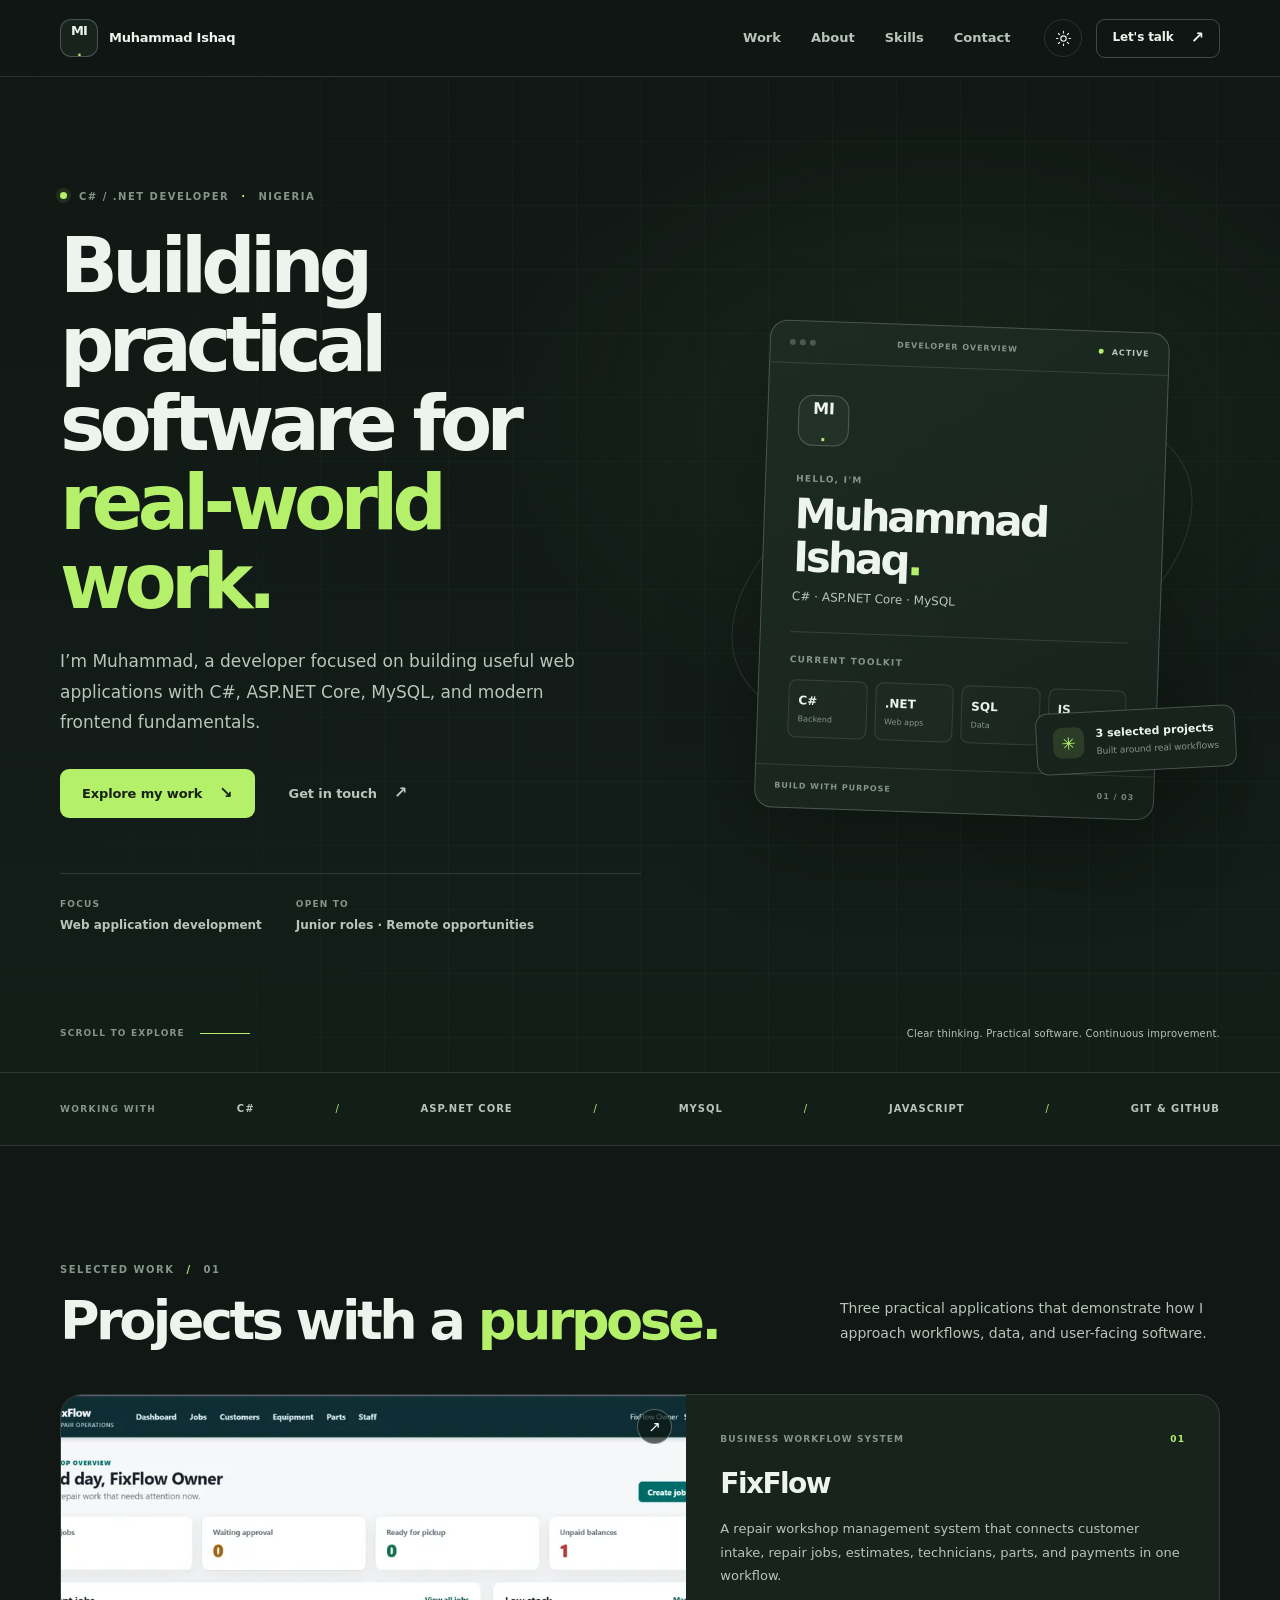
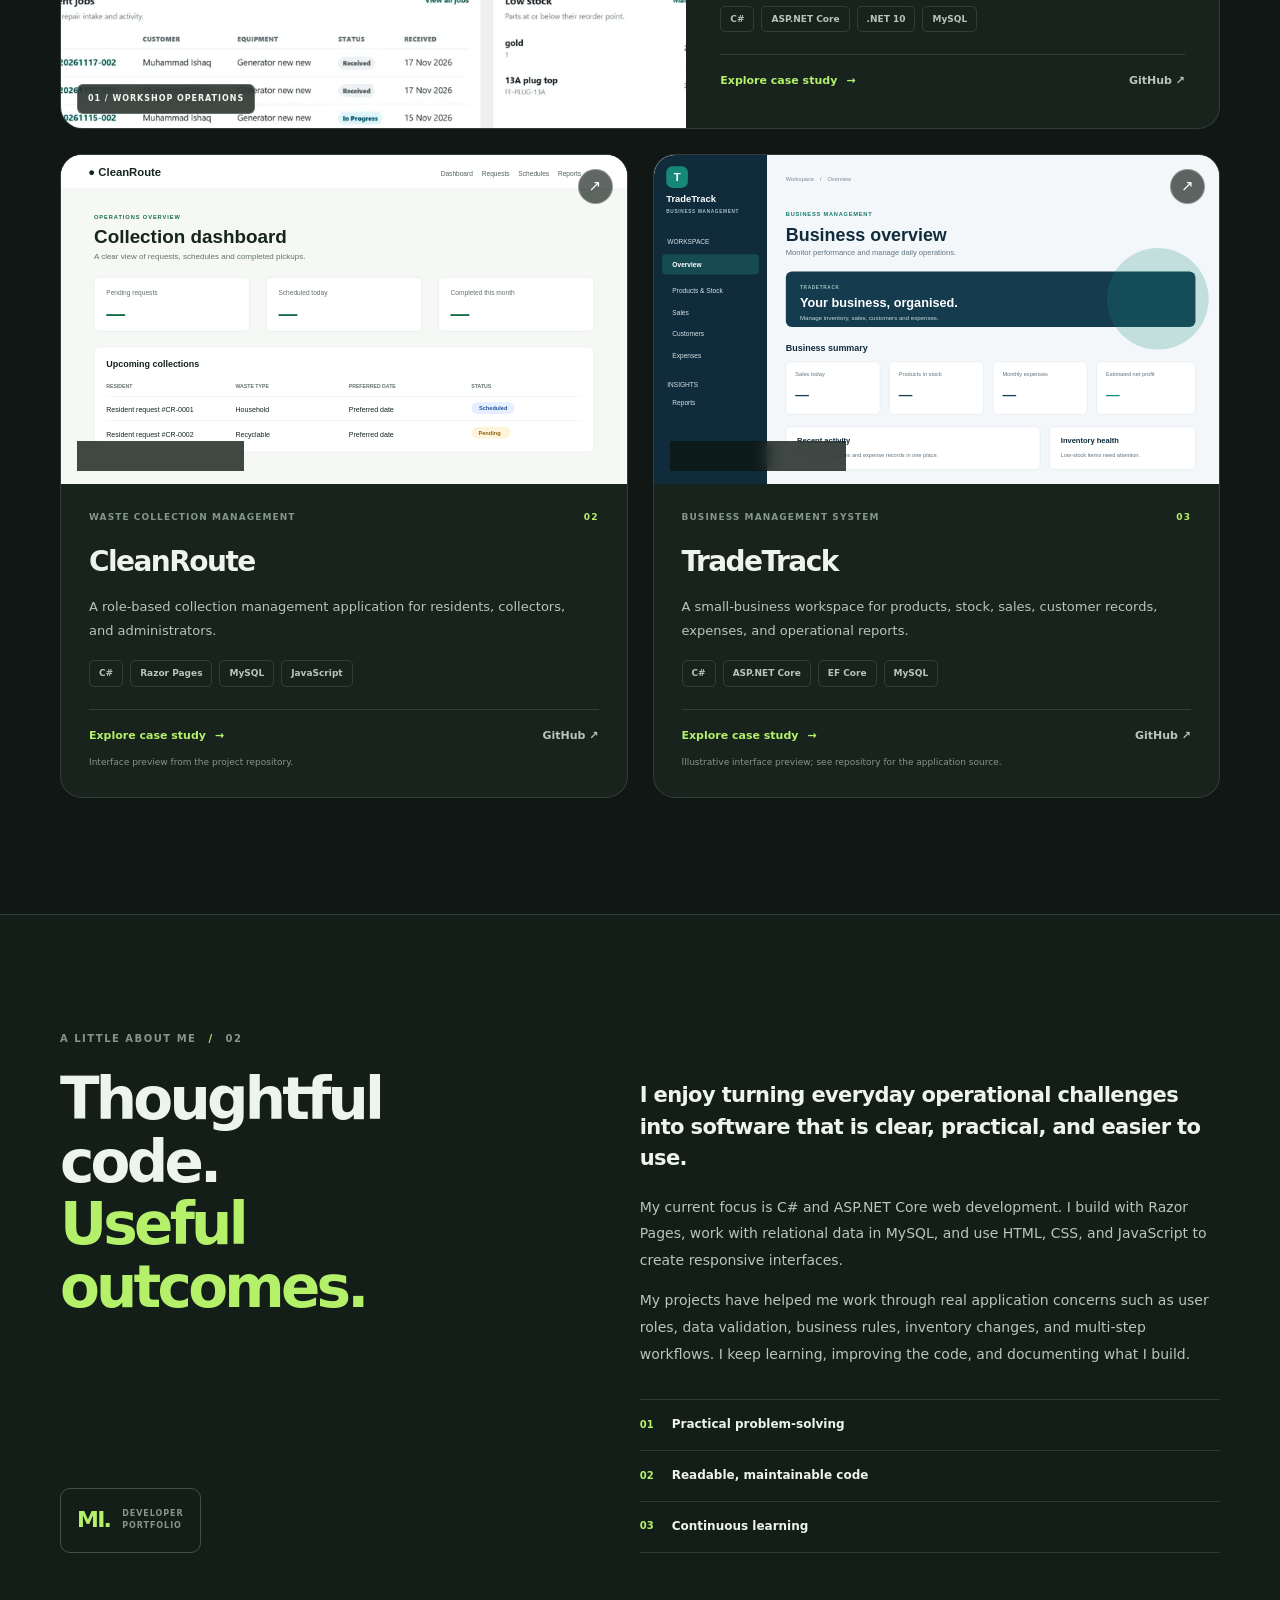
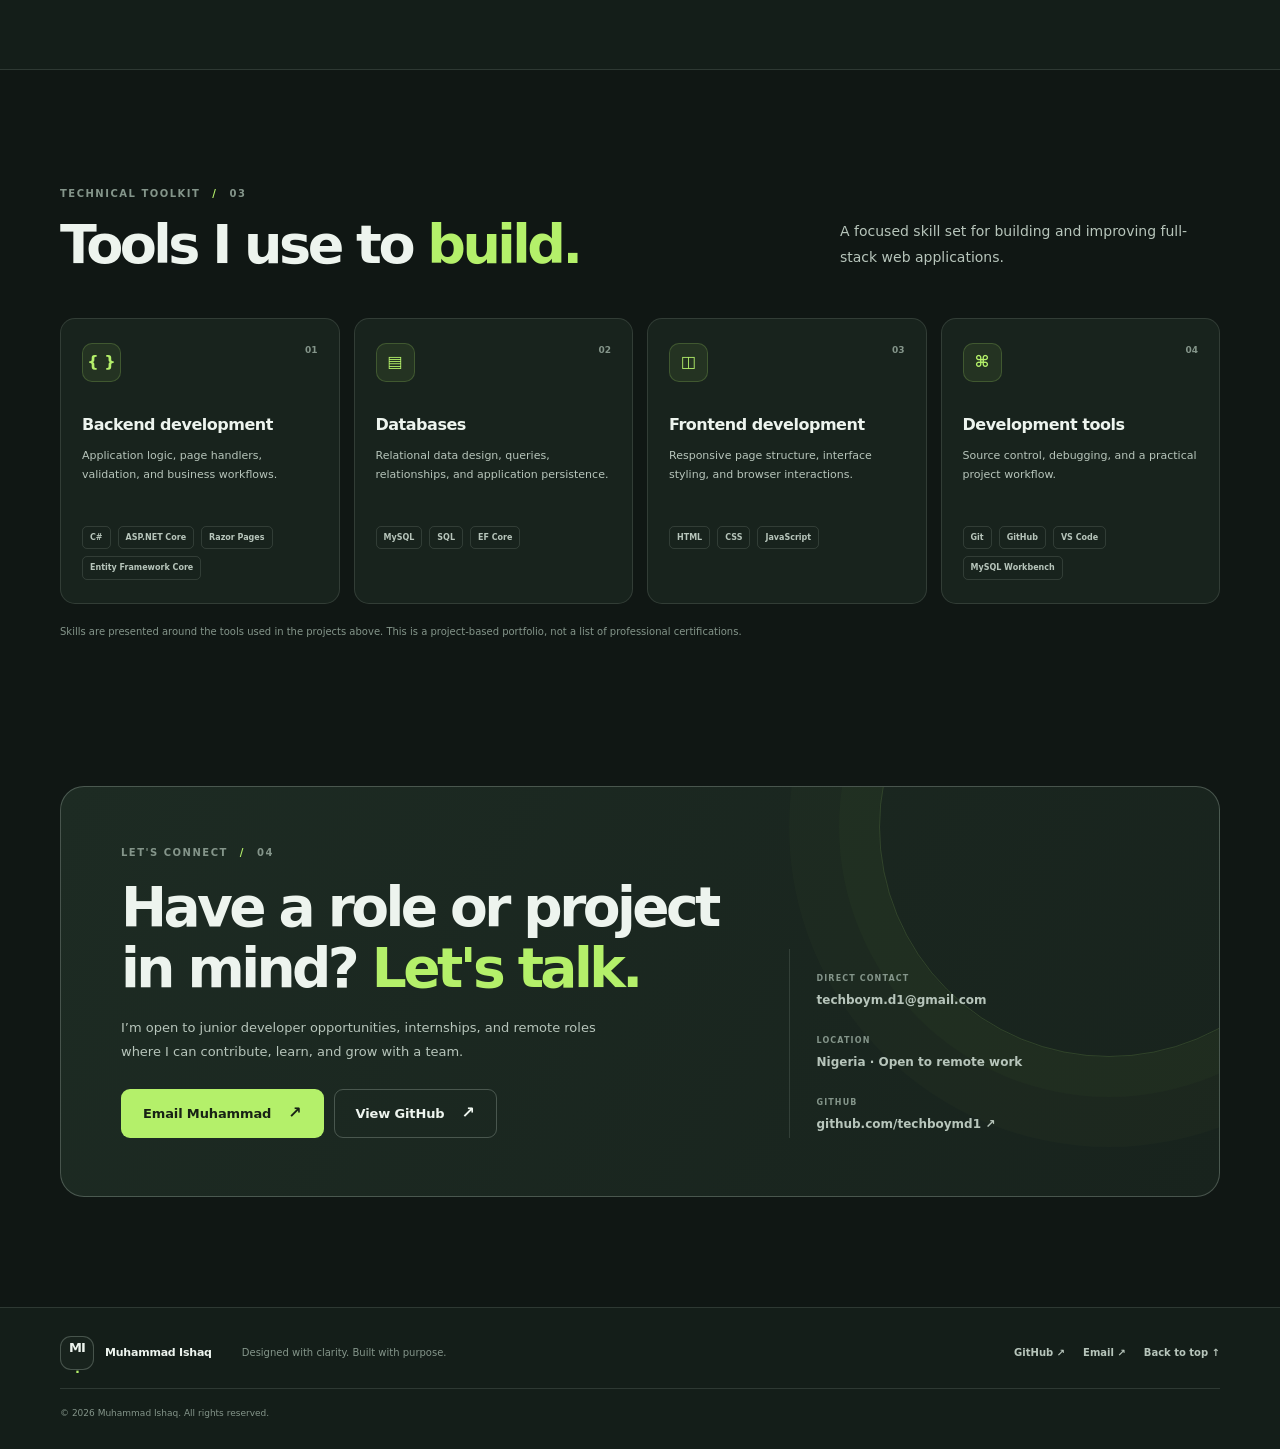
<file: index.html>
<!doctype html>
<html lang="en" class="no-js">
  <head>
    <meta charset="utf-8" />
    <meta name="viewport" content="width=device-width, initial-scale=1" />
    <meta name="theme-color" content="#101714" />
    <meta
      name="description"
      content="Muhammad Ishaq is a C# and ASP.NET Core developer building practical web applications with MySQL, JavaScript, HTML and CSS."
    />
    <meta property="og:type" content="website" />
    <meta property="og:title" content="Muhammad Ishaq — C# / .NET Developer" />
    <meta
      property="og:description"
      content="Selected software projects, technical skills and contact details for Muhammad Ishaq."
    />
    <title>Muhammad Ishaq | C# / .NET Developer</title>
    <link rel="icon" href="assets/images/favicon.svg" type="image/svg+xml" />
    <link rel="stylesheet" href="assets/css/styles.css" />
    <script src="assets/js/site-config.js" defer></script>
    <script src="assets/js/main.js" defer></script>
  </head>
  <body>
    <a class="skip-link" href="#main">Skip to content</a>

    <header class="site-header">
      <div class="container header-inner">
        <a class="brand" href="index.html" aria-label="Muhammad Ishaq home">
          <span class="brand-mark">MI<span>.</span></span>
          <span class="brand-name">Muhammad Ishaq</span>
        </a>

        <button
          class="menu-toggle"
          type="button"
          aria-label="Open navigation"
          aria-expanded="false"
          aria-controls="primary-navigation"
        >
          <span></span><span></span>
        </button>

        <nav
          class="primary-nav"
          id="primary-navigation"
          aria-label="Main navigation"
        >
          <a href="#work">Work</a>
          <a href="#about">About</a>
          <a href="#skills">Skills</a>
          <a href="#contact">Contact</a>
        </nav>

        <div class="header-actions">
          <button
            class="theme-toggle"
            type="button"
            aria-label="Switch to light theme"
            title="Switch theme"
          >
            <svg class="sun-icon" viewBox="0 0 24 24" aria-hidden="true">
              <circle cx="12" cy="12" r="3.8"></circle>
              <path
                d="M12 2v2.1M12 19.9V22M4.93 4.93l1.48 1.48m11.18 11.18 1.48 1.48M2 12h2.1m15.8 0H22M4.93 19.07l1.48-1.48M17.59 6.41l1.48-1.48"
              ></path>
            </svg>
            <svg class="moon-icon" viewBox="0 0 24 24" aria-hidden="true">
              <path
                d="M20.2 15.2A8.5 8.5 0 0 1 8.8 3.8 8.7 8.7 0 1 0 20.2 15.2Z"
              ></path>
            </svg>
          </button>
          <a
            class="button button-small button-outline header-cta"
            href="#contact"
            >Let's talk <span aria-hidden="true">↗</span></a
          >
        </div>
      </div>
    </header>

    <main id="main">
      <section class="hero section-shell">
        <div class="hero-grid container">
          <div class="hero-copy reveal">
            <p class="eyebrow">
              <span class="status-dot"></span> C# / .NET DEVELOPER
              <span class="eyebrow-divider">·</span> NIGERIA
            </p>
            <h1>
              Building practical software for
              <span class="text-accent">real-world work.</span>
            </h1>
            <p class="hero-intro">
              I’m Muhammad, a developer focused on building useful web
              applications with C#, ASP.NET Core, MySQL, and modern frontend
              fundamentals.
            </p>
            <div class="hero-actions">
              <a class="button button-primary" href="#work"
                >Explore my work <span aria-hidden="true">↘</span></a
              >
              <a class="button button-quiet" href="#contact"
                >Get in touch <span aria-hidden="true">↗</span></a
              >
            </div>
            <div class="hero-meta">
              <div>
                <span class="meta-label">FOCUS</span
                ><strong>Web application development</strong>
              </div>
              <div>
                <span class="meta-label">OPEN TO</span
                ><strong>Junior roles · Remote opportunities</strong>
              </div>
            </div>
          </div>

          <div
            class="hero-visual reveal"
            aria-label="A visual summary of my development toolkit"
          >
            <div class="visual-orbit orbit-one"></div>
            <div class="visual-orbit orbit-two"></div>
            <div class="hero-panel">
              <div class="panel-topline">
                <span class="panel-window-dots"><i></i><i></i><i></i></span
                ><span>DEVELOPER OVERVIEW</span
                ><span class="panel-live"><b></b> ACTIVE</span>
              </div>
              <div class="panel-main">
                <div class="panel-avatar">MI<span>.</span></div>
                <p class="panel-greeting">HELLO, I'M</p>
                <h2>Muhammad<br />Ishaq<span class="text-accent">.</span></h2>
                <p class="panel-role">C# · ASP.NET Core · MySQL</p>
                <div class="panel-divider"></div>
                <div class="panel-stack-title">CURRENT TOOLKIT</div>
                <div class="stack-grid">
                  <span><b>C#</b><small>Backend</small></span>
                  <span><b>.NET</b><small>Web apps</small></span>
                  <span><b>SQL</b><small>Data</small></span>
                  <span><b>JS</b><small>Frontend</small></span>
                </div>
              </div>
              <div class="panel-bottom">
                <span>BUILD WITH PURPOSE</span><span>01 / 03</span>
              </div>
            </div>
            <div class="floating-note">
              <span class="note-icon">✳</span
              ><span
                ><strong>3 selected projects</strong
                ><small>Built around real workflows</small></span
              >
            </div>
          </div>
        </div>
        <div class="hero-bottom container">
          <span>SCROLL TO EXPLORE</span><span class="scroll-line"></span
          ><span class="hero-bottom-note"
            >Clear thinking. Practical software. Continuous improvement.</span
          >
        </div>
      </section>

      <section class="trust-strip" aria-label="Technology focus">
        <div class="container trust-inner">
          <span class="trust-label">WORKING WITH</span>
          <span>C#</span><span class="trust-separator">/</span
          ><span>ASP.NET CORE</span><span class="trust-separator">/</span
          ><span>MYSQL</span><span class="trust-separator">/</span
          ><span>JAVASCRIPT</span><span class="trust-separator">/</span
          ><span>GIT & GITHUB</span>
        </div>
      </section>

      <section class="section section-work" id="work">
        <div class="container">
          <div class="section-heading reveal">
            <div>
              <p class="eyebrow">
                SELECTED WORK <span class="eyebrow-divider">/</span> 01
              </p>
              <h2>Projects with a <span class="text-accent">purpose.</span></h2>
            </div>
            <p>
              Three practical applications that demonstrate how I approach
              workflows, data, and user-facing software.
            </p>
          </div>

          <div class="projects-grid">
            <article class="project-card project-featured reveal">
              <a
                class="project-image project-image-fixflow"
                href="projects/fixflow.html"
                aria-label="View FixFlow case study"
              >
                <img
                  src="assets/images/fixflow-dashboard.webp"
                  alt="FixFlow workshop dashboard showing open repair jobs and stock information"
                  loading="lazy"
                />
                <span class="image-overlay-label"
                  >01 / WORKSHOP OPERATIONS</span
                >
                <span class="image-open" aria-hidden="true">↗</span>
              </a>
              <div class="project-card-content">
                <div class="project-topline">
                  <span class="project-type">BUSINESS WORKFLOW SYSTEM</span
                  ><span class="project-index">01</span>
                </div>
                <h3><a href="projects/fixflow.html">FixFlow</a></h3>
                <p>
                  A repair workshop management system that connects customer
                  intake, repair jobs, estimates, technicians, parts, and
                  payments in one workflow.
                </p>
                <div class="tag-list">
                  <span>C#</span><span>ASP.NET Core</span><span>.NET 10</span
                  ><span>MySQL</span>
                </div>
                <div class="project-links">
                  <a class="text-link" href="projects/fixflow.html"
                    >Explore case study <span aria-hidden="true">→</span></a
                  ><a
                    class="icon-link"
                    href="https://github.com/techboymd1/FixFlow"
                    target="_blank"
                    rel="noreferrer"
                    aria-label="Open FixFlow GitHub repository"
                    >GitHub ↗</a
                  >
                </div>
              </div>
            </article>

            <article class="project-card reveal">
              <a
                class="project-image project-image-cleanroute"
                href="projects/cleanroute.html"
                aria-label="View CleanRoute case study"
              >
                <img
                  src="assets/images/cleanroute-dashboard-preview.svg"
                  alt="CleanRoute dashboard design preview with collection metrics and upcoming pickups"
                  loading="lazy"
                />
                <span class="image-overlay-label">02 / COMMUNITY SERVICES</span>
                <span class="image-open" aria-hidden="true">↗</span>
              </a>
              <div class="project-card-content">
                <div class="project-topline">
                  <span class="project-type">WASTE COLLECTION MANAGEMENT</span
                  ><span class="project-index">02</span>
                </div>
                <h3><a href="projects/cleanroute.html">CleanRoute</a></h3>
                <p>
                  A role-based collection management application for residents,
                  collectors, and administrators.
                </p>
                <div class="tag-list">
                  <span>C#</span><span>Razor Pages</span><span>MySQL</span
                  ><span>JavaScript</span>
                </div>
                <div class="project-links">
                  <a class="text-link" href="projects/cleanroute.html"
                    >Explore case study <span aria-hidden="true">→</span></a
                  ><a
                    class="icon-link"
                    href="https://github.com/techboymd1/CleanRoute"
                    target="_blank"
                    rel="noreferrer"
                    aria-label="Open CleanRoute GitHub repository"
                    >GitHub ↗</a
                  >
                </div>
                <p class="image-note">
                  Interface preview from the project repository.
                </p>
              </div>
            </article>

            <article class="project-card reveal">
              <a
                class="project-image project-image-tradetrack"
                href="projects/tradetrack.html"
                aria-label="View TradeTrack case study"
              >
                <img
                  src="assets/images/tradetrack-dashboard-preview.svg"
                  alt="TradeTrack business dashboard interface illustration showing inventory and sales summaries"
                  loading="lazy"
                />
                <span class="image-overlay-label"
                  >03 / SMALL BUSINESS TOOLS</span
                >
                <span class="image-open" aria-hidden="true">↗</span>
              </a>
              <div class="project-card-content">
                <div class="project-topline">
                  <span class="project-type">BUSINESS MANAGEMENT SYSTEM</span
                  ><span class="project-index">03</span>
                </div>
                <h3><a href="projects/tradetrack.html">TradeTrack</a></h3>
                <p>
                  A small-business workspace for products, stock, sales,
                  customer records, expenses, and operational reports.
                </p>
                <div class="tag-list">
                  <span>C#</span><span>ASP.NET Core</span><span>EF Core</span
                  ><span>MySQL</span>
                </div>
                <div class="project-links">
                  <a class="text-link" href="projects/tradetrack.html"
                    >Explore case study <span aria-hidden="true">→</span></a
                  ><a
                    class="icon-link"
                    href="https://github.com/techboymd1/TradeTrack"
                    target="_blank"
                    rel="noreferrer"
                    aria-label="Open TradeTrack GitHub repository"
                    >GitHub ↗</a
                  >
                </div>
                <p class="image-note">
                  Illustrative interface preview; see repository for the
                  application source.
                </p>
              </div>
            </article>
          </div>
        </div>
      </section>

      <section class="section section-about" id="about">
        <div class="container about-grid">
          <div class="about-heading reveal">
            <p class="eyebrow">
              A LITTLE ABOUT ME <span class="eyebrow-divider">/</span> 02
            </p>
            <h2>
              Thoughtful code.<br /><span class="text-accent"
                >Useful outcomes.</span
              >
            </h2>
            <div class="about-stamp">
              <span>MI.</span><small>DEVELOPER<br />PORTFOLIO</small>
            </div>
          </div>
          <div class="about-copy reveal">
            <p class="about-lead">
              I enjoy turning everyday operational challenges into software that
              is clear, practical, and easier to use.
            </p>
            <p>
              My current focus is C# and ASP.NET Core web development. I build
              with Razor Pages, work with relational data in MySQL, and use
              HTML, CSS, and JavaScript to create responsive interfaces.
            </p>
            <p>
              My projects have helped me work through real application concerns
              such as user roles, data validation, business rules, inventory
              changes, and multi-step workflows. I keep learning, improving the
              code, and documenting what I build.
            </p>
            <div class="about-values">
              <div>
                <span>01</span><strong>Practical problem-solving</strong>
              </div>
              <div>
                <span>02</span><strong>Readable, maintainable code</strong>
              </div>
              <div><span>03</span><strong>Continuous learning</strong></div>
            </div>
          </div>
        </div>
      </section>

      <section class="section section-skills" id="skills">
        <div class="container">
          <div class="section-heading reveal">
            <div>
              <p class="eyebrow">
                TECHNICAL TOOLKIT <span class="eyebrow-divider">/</span> 03
              </p>
              <h2>Tools I use to <span class="text-accent">build.</span></h2>
            </div>
            <p>
              A focused skill set for building and improving full-stack web
              applications.
            </p>
          </div>
          <div class="skills-grid">
            <article class="skill-card reveal">
              <span class="skill-number">01</span>
              <div class="skill-icon">{ }</div>
              <h3>Backend development</h3>
              <p>
                Application logic, page handlers, validation, and business
                workflows.
              </p>
              <div class="skill-tags">
                <span>C#</span><span>ASP.NET Core</span><span>Razor Pages</span
                ><span>Entity Framework Core</span>
              </div>
            </article>
            <article class="skill-card reveal">
              <span class="skill-number">02</span>
              <div class="skill-icon">▤</div>
              <h3>Databases</h3>
              <p>
                Relational data design, queries, relationships, and application
                persistence.
              </p>
              <div class="skill-tags">
                <span>MySQL</span><span>SQL</span><span>EF Core</span>
              </div>
            </article>
            <article class="skill-card reveal">
              <span class="skill-number">03</span>
              <div class="skill-icon">◫</div>
              <h3>Frontend development</h3>
              <p>
                Responsive page structure, interface styling, and browser
                interactions.
              </p>
              <div class="skill-tags">
                <span>HTML</span><span>CSS</span><span>JavaScript</span>
              </div>
            </article>
            <article class="skill-card reveal">
              <span class="skill-number">04</span>
              <div class="skill-icon">⌘</div>
              <h3>Development tools</h3>
              <p>
                Source control, debugging, and a practical project workflow.
              </p>
              <div class="skill-tags">
                <span>Git</span><span>GitHub</span><span>VS Code</span
                ><span>MySQL Workbench</span>
              </div>
            </article>
          </div>
          <p class="skills-note">
            Skills are presented around the tools used in the projects above.
            This is a project-based portfolio, not a list of professional
            certifications.
          </p>
        </div>
      </section>

      <section class="section section-contact" id="contact">
        <div class="container contact-panel reveal">
          <div class="contact-orb"></div>
          <div class="contact-content">
            <p class="eyebrow">
              LET'S CONNECT <span class="eyebrow-divider">/</span> 04
            </p>
            <h2>
              Have a role or project<br />in mind?
              <span class="text-accent">Let's talk.</span>
            </h2>
            <p>
              I’m open to junior developer opportunities, internships, and
              remote roles where I can contribute, learn, and grow with a team.
            </p>
            <div class="contact-actions">
              <a
                class="button button-primary"
                href="mailto:techboym.d1@gmail.com"
                data-email-link
                >Email Muhammad <span aria-hidden="true">↗</span></a
              ><a
                class="button button-outline"
                href="https://github.com/techboymd1"
                data-github-link
                target="_blank"
                rel="noreferrer"
                >View GitHub <span aria-hidden="true">↗</span></a
              >
            </div>
          </div>
          <div class="contact-aside">
            <span class="aside-label">DIRECT CONTACT</span
            ><a href="mailto:techboym.d1@gmail.com" data-email-link
              >techboym.d1@gmail.com</a
            ><span class="aside-label aside-label-gap">LOCATION</span
            ><span>Nigeria · Open to remote work</span
            ><span class="aside-label aside-label-gap">GITHUB</span
            ><a
              href="https://github.com/techboymd1"
              data-github-link
              target="_blank"
              rel="noreferrer"
              >github.com/techboymd1 ↗</a
            >
          </div>
        </div>
      </section>
    </main>

    <footer class="site-footer">
      <div class="container footer-inner">
        <a class="brand footer-brand" href="index.html"
          ><span class="brand-mark">MI<span>.</span></span
          ><span class="brand-name">Muhammad Ishaq</span></a
        >
        <p>Designed with clarity. Built with purpose.</p>
        <div class="footer-links">
          <a
            href="https://github.com/techboymd1"
            data-github-link
            target="_blank"
            rel="noreferrer"
            >GitHub ↗</a
          ><a href="mailto:techboym.d1@gmail.com" data-email-link>Email ↗</a
          ><a href="#main">Back to top ↑</a
          ><a href="#" data-linkedin hidden>LinkedIn ↗</a
          ><a href="#" data-youtube hidden>YouTube ↗</a
          ><a href="#" data-x hidden>X ↗</a>
        </div>
        <small
          >© <span data-current-year>2026</span> Muhammad Ishaq. All rights
          reserved.</small
        >
      </div>
    </footer>
  </body>
</html>
</file>
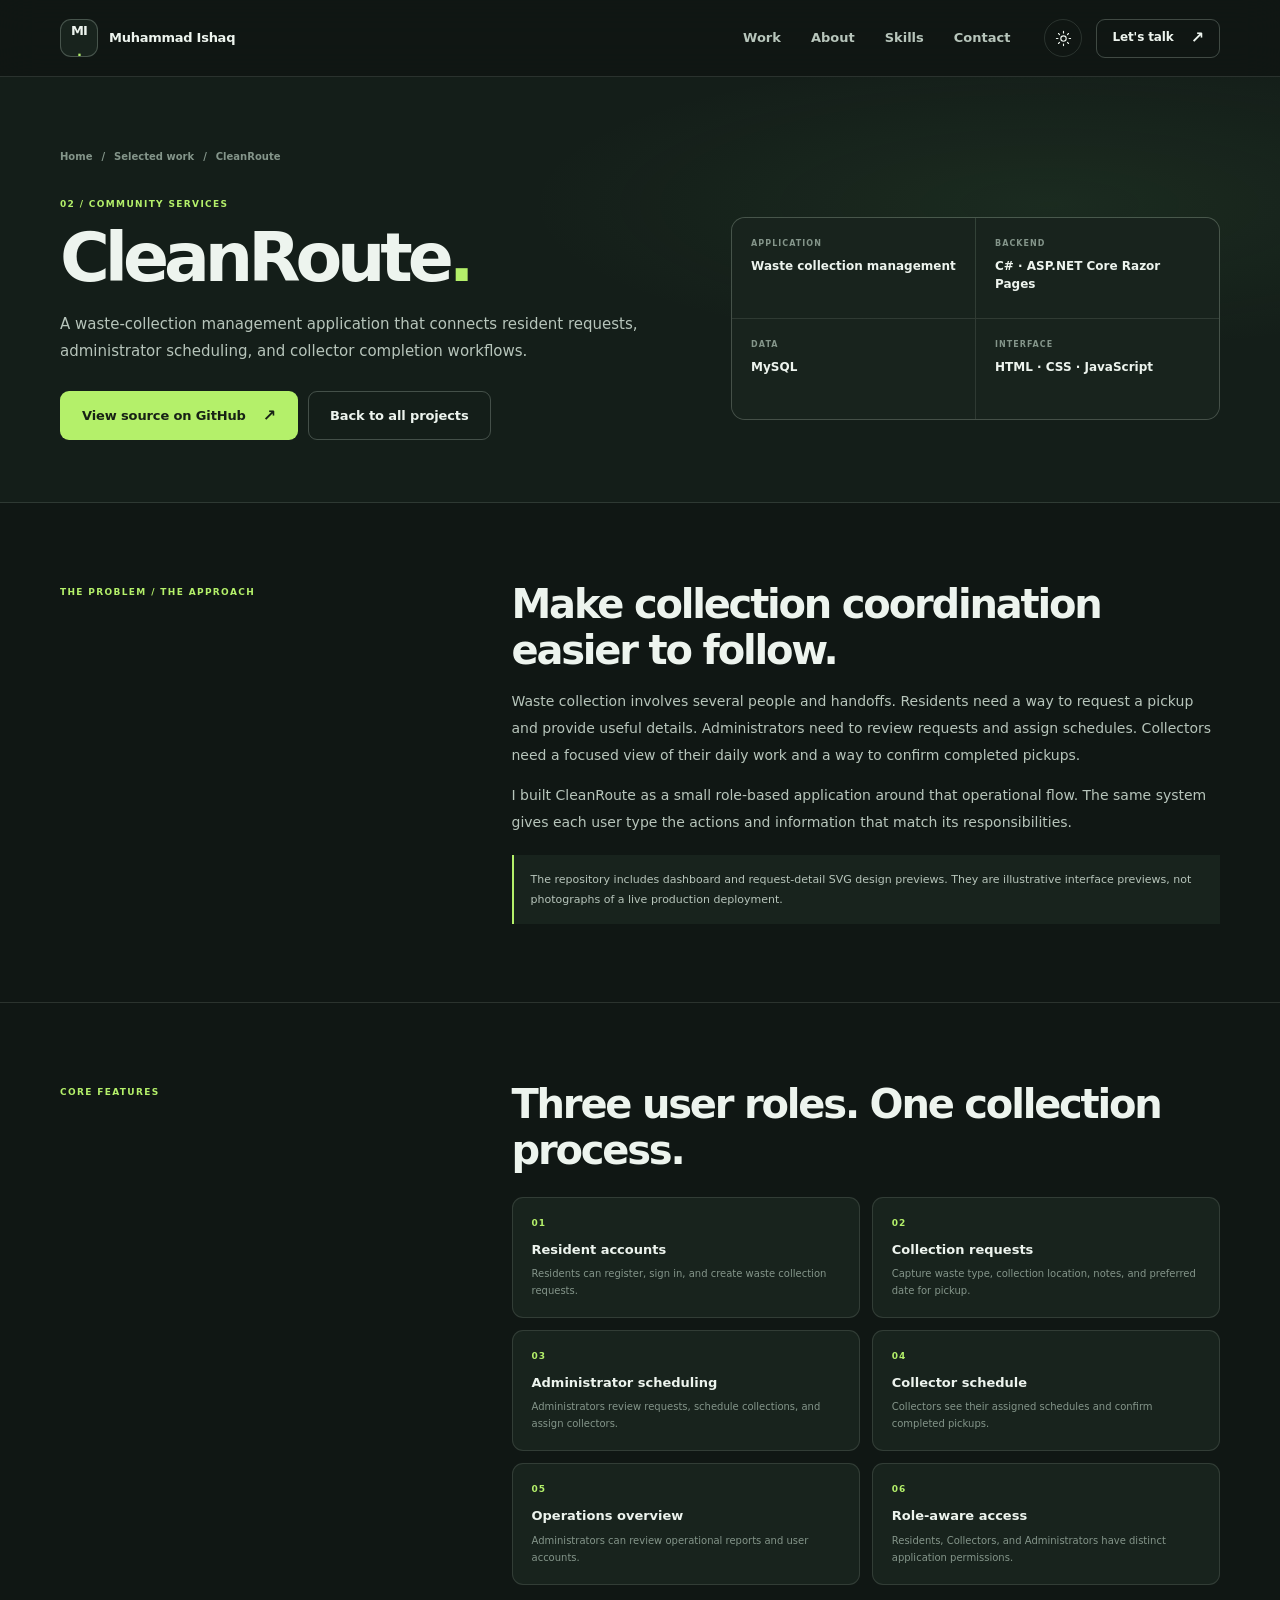
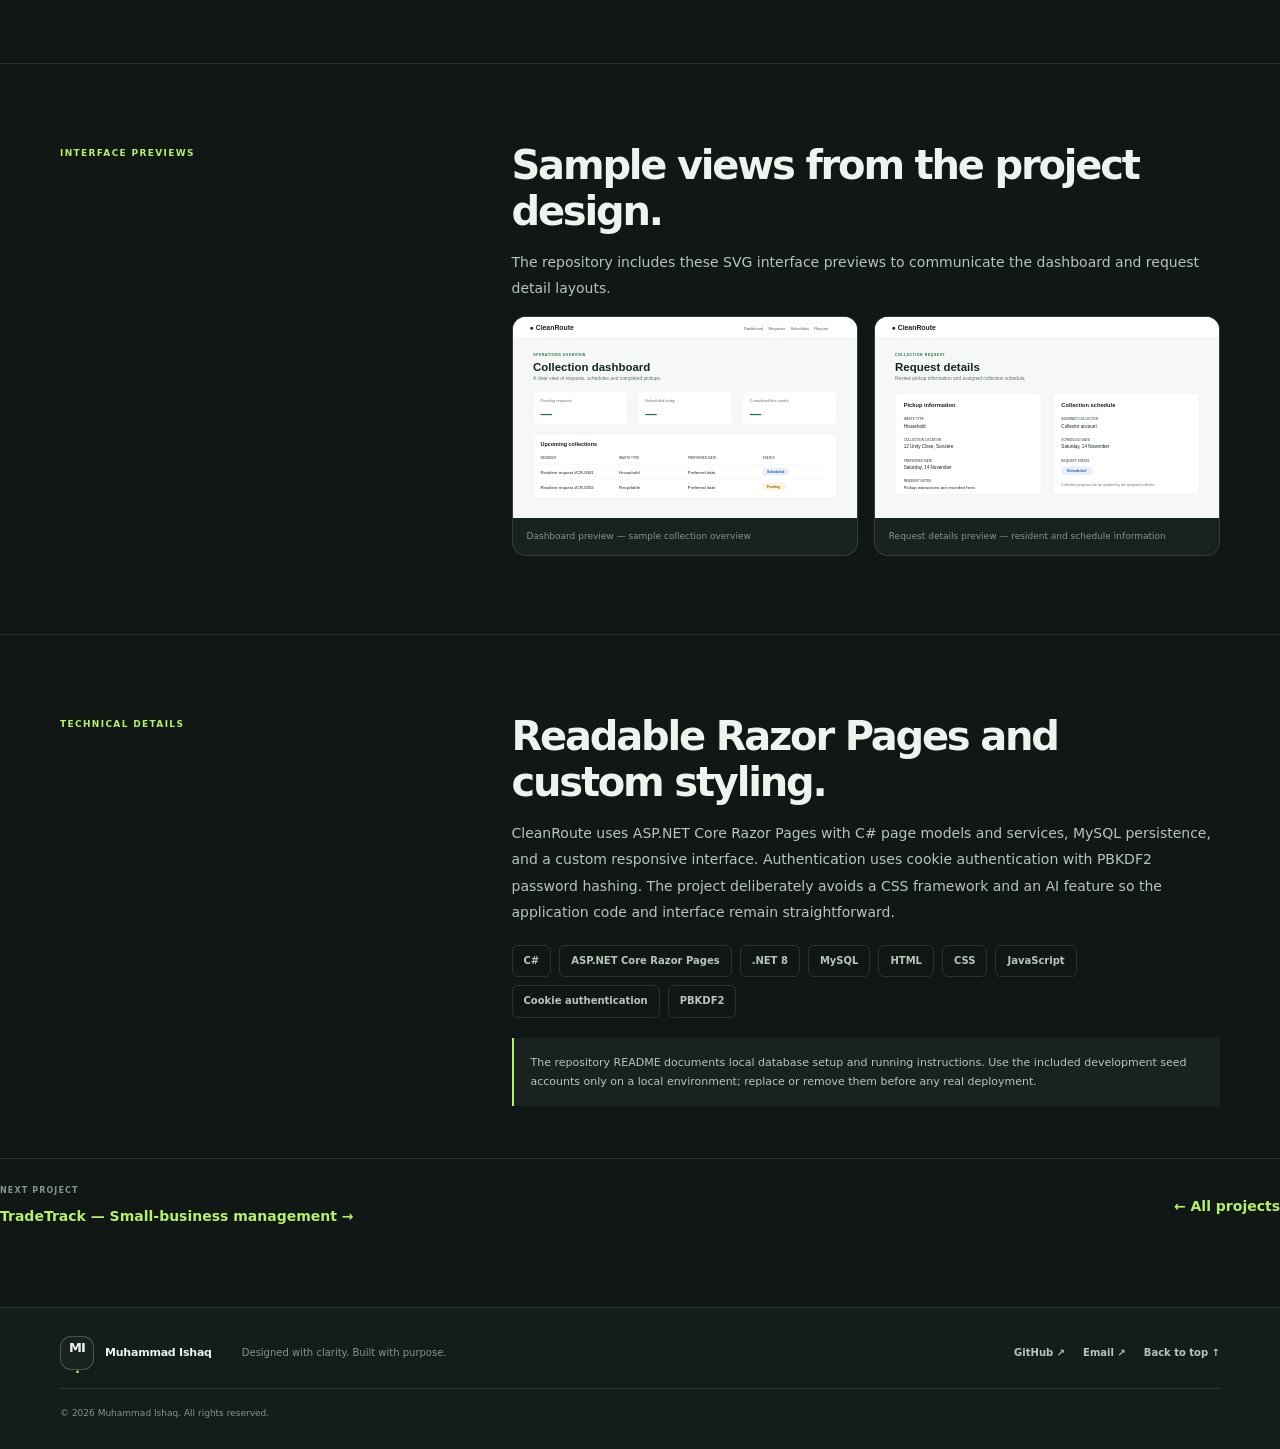
<file: projects/cleanroute.html>
<!doctype html>
<html lang="en" class="no-js">
<head>
  <meta charset="utf-8"><meta name="viewport" content="width=device-width, initial-scale=1"><meta name="theme-color" content="#101714">
  <meta name="description" content="CleanRoute case study by Muhammad Ishaq — a role-based waste collection management application built with C# and ASP.NET Core Razor Pages.">
  <title>CleanRoute Case Study | Muhammad Ishaq</title><link rel="icon" href="../assets/images/favicon.svg" type="image/svg+xml"><link rel="stylesheet" href="../assets/css/styles.css">
  <script>document.documentElement.classList.replace('no-js', 'js');</script><script src="../assets/js/site-config.js" defer></script><script src="../assets/js/main.js" defer></script>
</head>
<body>
  <a class="skip-link" href="#main">Skip to content</a>
  <header class="site-header"><div class="container header-inner"><a class="brand" href="../index.html"><span class="brand-mark">MI<span>.</span></span><span class="brand-name">Muhammad Ishaq</span></a><button class="menu-toggle" type="button" aria-label="Open navigation" aria-expanded="false" aria-controls="primary-navigation"><span></span><span></span></button><nav class="primary-nav" id="primary-navigation" aria-label="Main navigation"><a href="../index.html#work">Work</a><a href="../index.html#about">About</a><a href="../index.html#skills">Skills</a><a href="../index.html#contact">Contact</a></nav><div class="header-actions"><button class="theme-toggle" type="button" aria-label="Switch to light theme" title="Switch theme"><svg class="sun-icon" viewBox="0 0 24 24" aria-hidden="true"><circle cx="12" cy="12" r="3.8"></circle><path d="M12 2v2.1M12 19.9V22M4.93 4.93l1.48 1.48m11.18 11.18 1.48 1.48M2 12h2.1m15.8 0H22M4.93 19.07l1.48-1.48M17.59 6.41l1.48-1.48"></path></svg><svg class="moon-icon" viewBox="0 0 24 24" aria-hidden="true"><path d="M20.2 15.2A8.5 8.5 0 0 1 8.8 3.8 8.7 8.7 0 1 0 20.2 15.2Z"></path></svg></button><a class="button button-small button-outline header-cta" href="../index.html#contact">Let's talk <span aria-hidden="true">↗</span></a></div></div></header>
  <main id="main">
    <section class="case-hero"><div class="container"><nav class="breadcrumb" aria-label="Breadcrumb"><a href="../index.html">Home</a><span>/</span><a href="../index.html#work">Selected work</a><span>/</span><span>CleanRoute</span></nav><div class="case-hero-grid"><div class="reveal"><p class="case-kicker">02 / COMMUNITY SERVICES</p><h1>CleanRoute<span class="text-accent">.</span></h1><p class="case-summary">A waste-collection management application that connects resident requests, administrator scheduling, and collector completion workflows.</p><div class="case-hero-actions"><a class="button button-primary" href="https://github.com/techboymd1/CleanRoute" target="_blank" rel="noreferrer">View source on GitHub <span aria-hidden="true">↗</span></a><a class="button button-outline" href="../index.html#work">Back to all projects</a></div></div><div class="case-facts reveal"><div class="case-fact"><span>APPLICATION</span><strong>Waste collection management</strong></div><div class="case-fact"><span>BACKEND</span><strong>C# · ASP.NET Core Razor Pages</strong></div><div class="case-fact"><span>DATA</span><strong>MySQL</strong></div><div class="case-fact"><span>INTERFACE</span><strong>HTML · CSS · JavaScript</strong></div></div></div></div></section>

    <section class="case-section"><div class="container case-content-grid"><p class="case-section-label">THE PROBLEM / THE APPROACH</p><div class="case-copy"><h2>Make collection coordination easier to follow.</h2><p>Waste collection involves several people and handoffs. Residents need a way to request a pickup and provide useful details. Administrators need to review requests and assign schedules. Collectors need a focused view of their daily work and a way to confirm completed pickups.</p><p>I built CleanRoute as a small role-based application around that operational flow. The same system gives each user type the actions and information that match its responsibilities.</p><div class="case-note">The repository includes dashboard and request-detail SVG design previews. They are illustrative interface previews, not photographs of a live production deployment.</div></div></div></section>

    <section class="case-section"><div class="container"><div class="case-content-grid"><p class="case-section-label">CORE FEATURES</p><div class="case-copy"><h2>Three user roles. One collection process.</h2><div class="case-feature-list"><article class="case-feature"><span>01</span><h3>Resident accounts</h3><p>Residents can register, sign in, and create waste collection requests.</p></article><article class="case-feature"><span>02</span><h3>Collection requests</h3><p>Capture waste type, collection location, notes, and preferred date for pickup.</p></article><article class="case-feature"><span>03</span><h3>Administrator scheduling</h3><p>Administrators review requests, schedule collections, and assign collectors.</p></article><article class="case-feature"><span>04</span><h3>Collector schedule</h3><p>Collectors see their assigned schedules and confirm completed pickups.</p></article><article class="case-feature"><span>05</span><h3>Operations overview</h3><p>Administrators can review operational reports and user accounts.</p></article><article class="case-feature"><span>06</span><h3>Role-aware access</h3><p>Residents, Collectors, and Administrators have distinct application permissions.</p></article></div></div></div></div></section>

    <section class="case-section"><div class="container"><div class="case-content-grid"><p class="case-section-label">INTERFACE PREVIEWS</p><div class="case-copy"><h2>Sample views from the project design.</h2><p>The repository includes these SVG interface previews to communicate the dashboard and request detail layouts.</p><div class="case-gallery"><figure><img src="../assets/images/cleanroute-dashboard-preview.svg" alt="CleanRoute dashboard preview with collection metrics and upcoming pickups" loading="lazy"><figcaption>Dashboard preview — sample collection overview</figcaption></figure><figure><img src="../assets/images/cleanroute-request-preview.svg" alt="CleanRoute request details preview with pickup information and collection schedule" loading="lazy"><figcaption>Request details preview — resident and schedule information</figcaption></figure></div></div></div></div></section>

    <section class="case-section"><div class="container case-content-grid"><p class="case-section-label">TECHNICAL DETAILS</p><div class="case-copy"><h2>Readable Razor Pages and custom styling.</h2><p>CleanRoute uses ASP.NET Core Razor Pages with C# page models and services, MySQL persistence, and a custom responsive interface. Authentication uses cookie authentication with PBKDF2 password hashing. The project deliberately avoids a CSS framework and an AI feature so the application code and interface remain straightforward.</p><div class="case-tech"><span>C#</span><span>ASP.NET Core Razor Pages</span><span>.NET 8</span><span>MySQL</span><span>HTML</span><span>CSS</span><span>JavaScript</span><span>Cookie authentication</span><span>PBKDF2</span></div><div class="case-note">The repository README documents local database setup and running instructions. Use the included development seed accounts only on a local environment; replace or remove them before any real deployment.</div></div></div><div class="case-next"><div><span>NEXT PROJECT</span><a href="tradetrack.html">TradeTrack — Small-business management →</a></div><a class="case-back" href="../index.html#work">← All projects</a></div></div></section>
  </main>
  <footer class="site-footer"><div class="container footer-inner"><a class="brand footer-brand" href="../index.html"><span class="brand-mark">MI<span>.</span></span><span class="brand-name">Muhammad Ishaq</span></a><p>Designed with clarity. Built with purpose.</p><div class="footer-links"><a href="https://github.com/techboymd1" data-github-link target="_blank" rel="noreferrer">GitHub ↗</a><a href="mailto:techboym.d1@gmail.com" data-email-link>Email ↗</a><a href="#main">Back to top ↑</a></div><small>© <span data-current-year>2026</span> Muhammad Ishaq. All rights reserved.</small></div></footer>
</body>
</html>
</file>
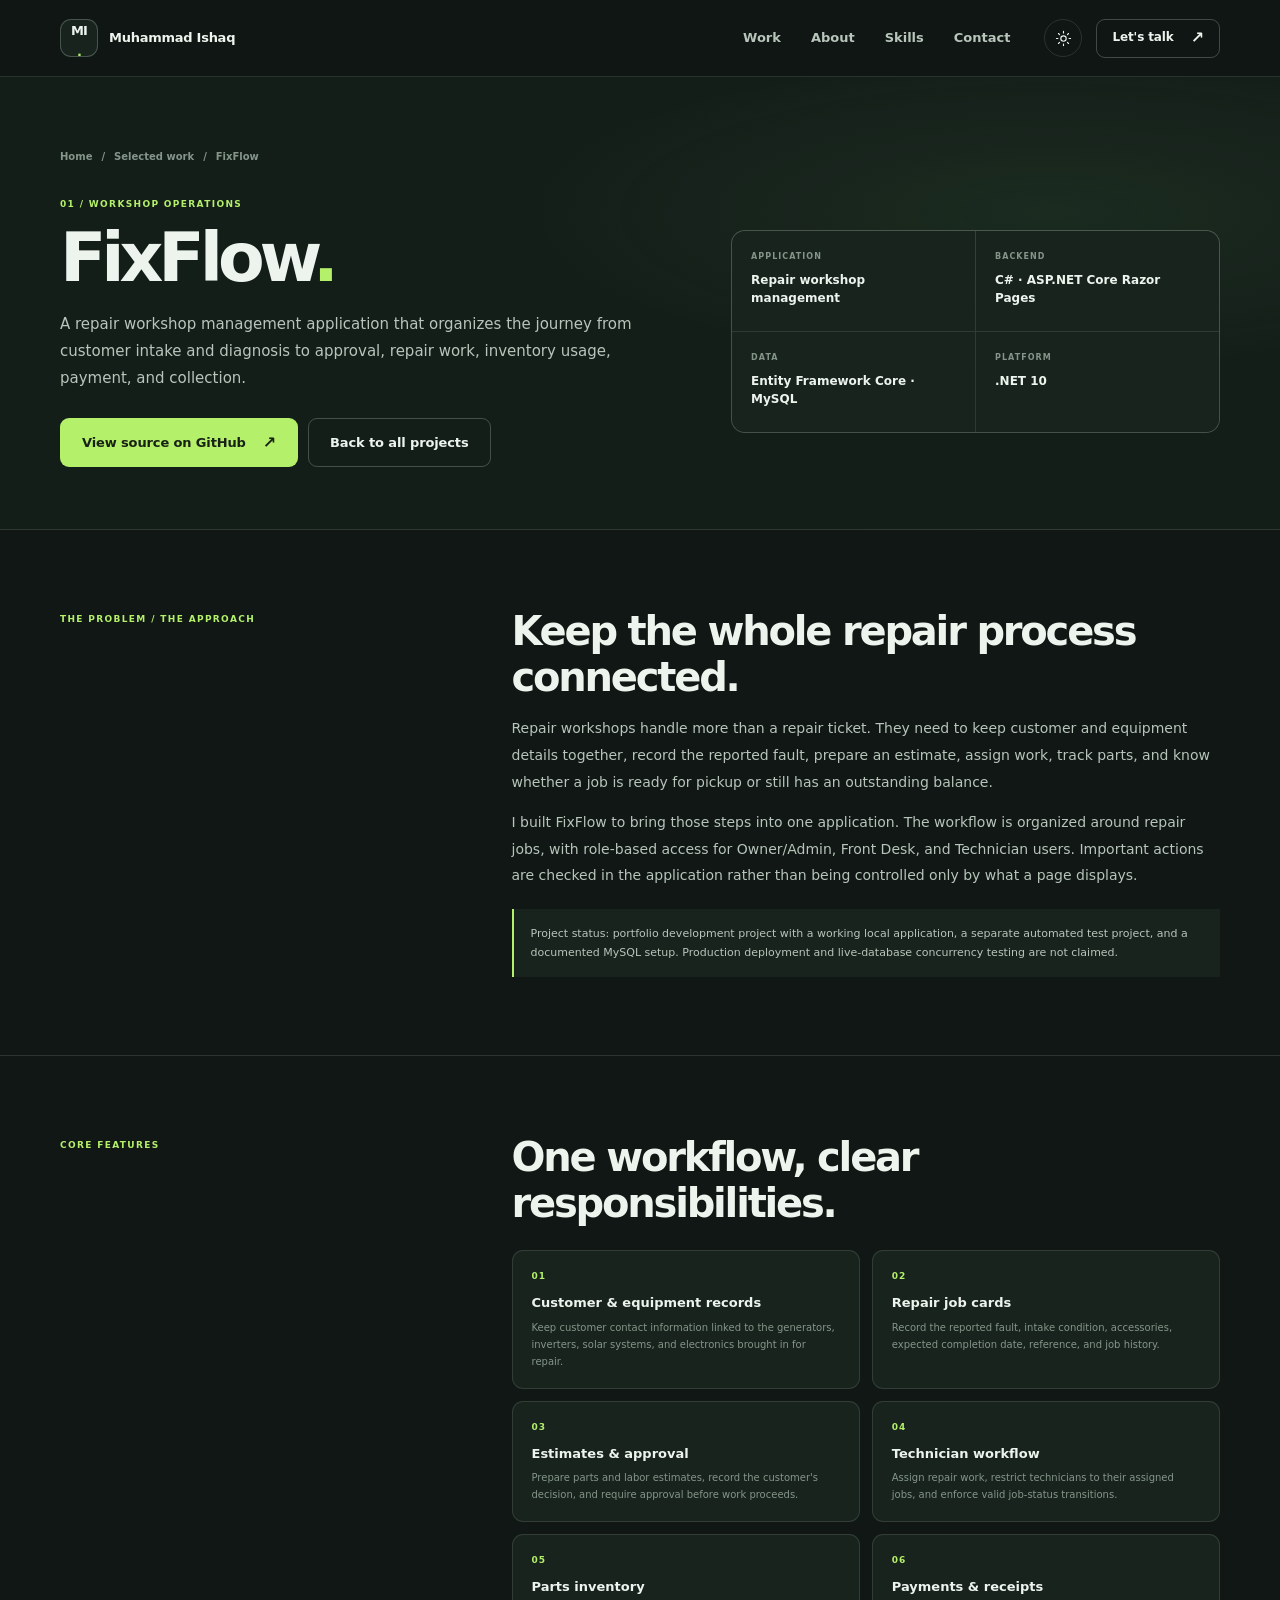
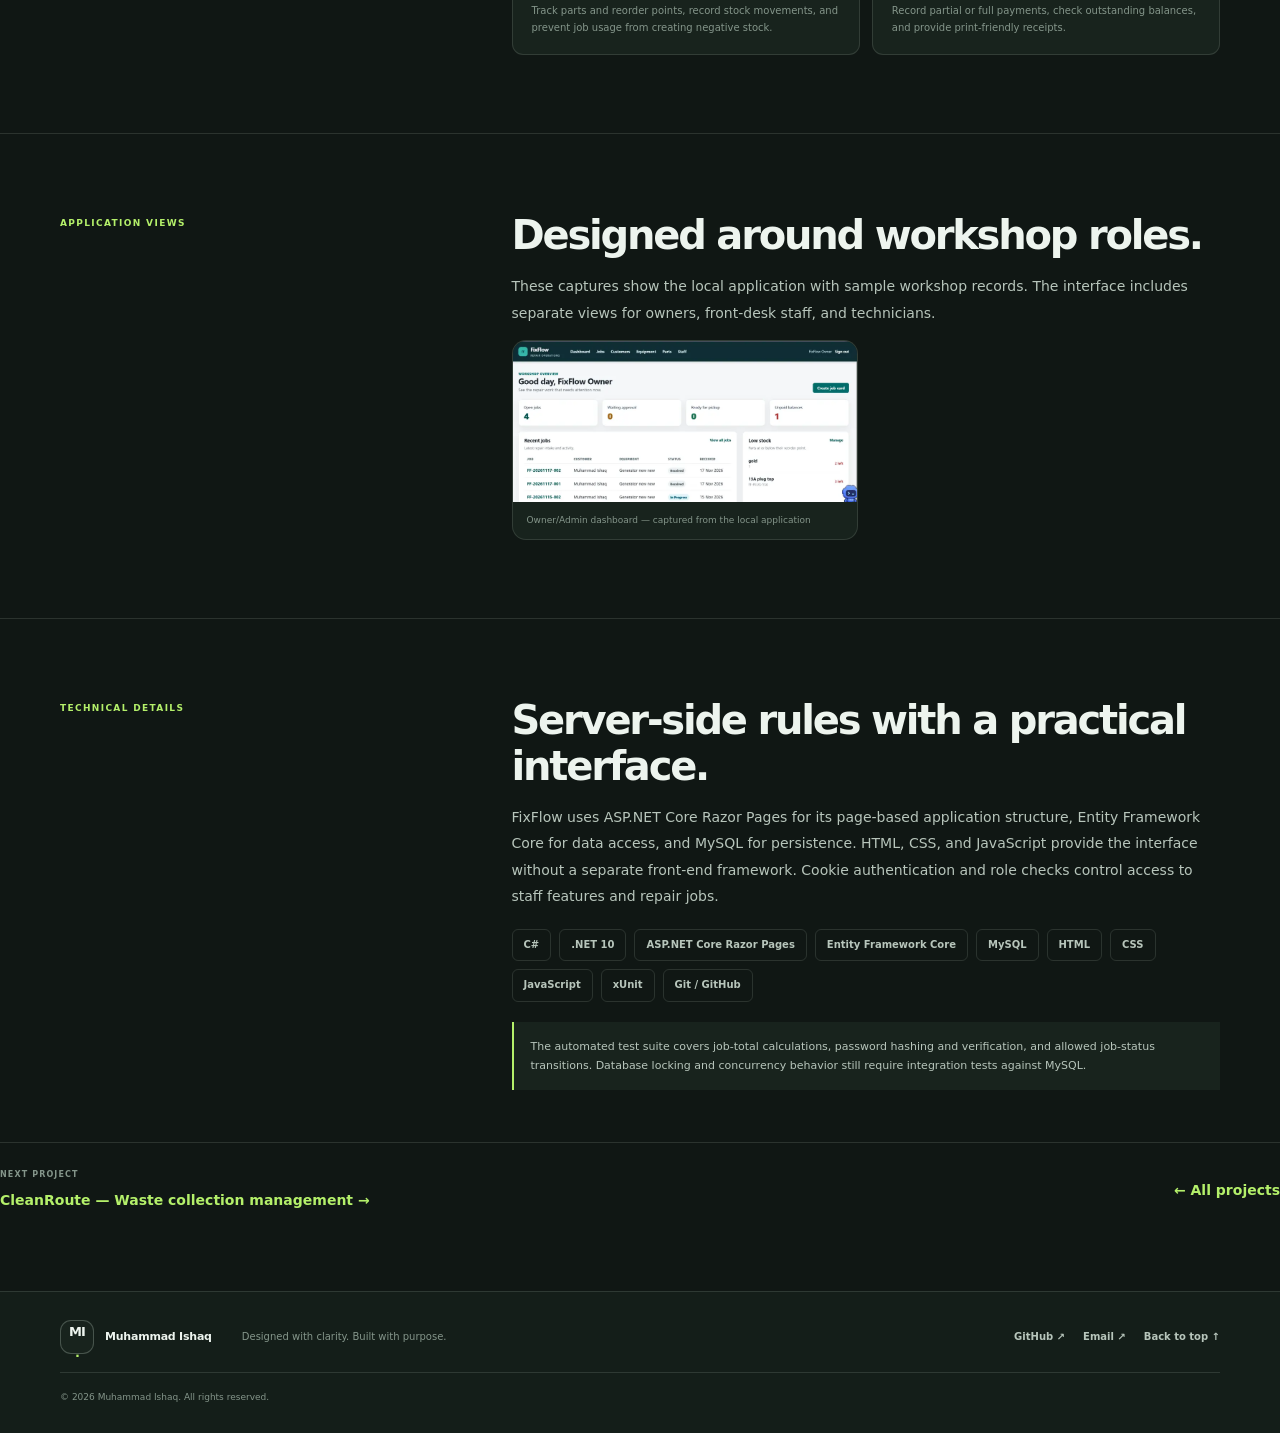
<file: projects/fixflow.html>
<!doctype html>
<html lang="en" class="no-js">
<head>
  <meta charset="utf-8">
  <meta name="viewport" content="width=device-width, initial-scale=1">
  <meta name="theme-color" content="#101714">
  <meta name="description" content="FixFlow case study by Muhammad Ishaq — a C# and ASP.NET Core repair workshop management application.">
  <title>FixFlow Case Study | Muhammad Ishaq</title>
  <link rel="icon" href="../assets/images/favicon.svg" type="image/svg+xml">
  <link rel="stylesheet" href="../assets/css/styles.css">
  <script src="../assets/js/site-config.js" defer></script>
  <script src="../assets/js/main.js" defer></script>
</head>
<body>
  <a class="skip-link" href="#main">Skip to content</a>
  <header class="site-header"><div class="container header-inner"><a class="brand" href="../index.html"><span class="brand-mark">MI<span>.</span></span><span class="brand-name">Muhammad Ishaq</span></a><button class="menu-toggle" type="button" aria-label="Open navigation" aria-expanded="false" aria-controls="primary-navigation"><span></span><span></span></button><nav class="primary-nav" id="primary-navigation" aria-label="Main navigation"><a href="../index.html#work">Work</a><a href="../index.html#about">About</a><a href="../index.html#skills">Skills</a><a href="../index.html#contact">Contact</a></nav><div class="header-actions"><button class="theme-toggle" type="button" aria-label="Switch to light theme" title="Switch theme"><svg class="sun-icon" viewBox="0 0 24 24" aria-hidden="true"><circle cx="12" cy="12" r="3.8"></circle><path d="M12 2v2.1M12 19.9V22M4.93 4.93l1.48 1.48m11.18 11.18 1.48 1.48M2 12h2.1m15.8 0H22M4.93 19.07l1.48-1.48M17.59 6.41l1.48-1.48"></path></svg><svg class="moon-icon" viewBox="0 0 24 24" aria-hidden="true"><path d="M20.2 15.2A8.5 8.5 0 0 1 8.8 3.8 8.7 8.7 0 1 0 20.2 15.2Z"></path></svg></button><a class="button button-small button-outline header-cta" href="../index.html#contact">Let's talk <span aria-hidden="true">↗</span></a></div></div></header>
  <main id="main">
    <section class="case-hero"><div class="container"><nav class="breadcrumb" aria-label="Breadcrumb"><a href="../index.html">Home</a><span>/</span><a href="../index.html#work">Selected work</a><span>/</span><span>FixFlow</span></nav><div class="case-hero-grid"><div class="reveal"><p class="case-kicker">01 / WORKSHOP OPERATIONS</p><h1>FixFlow<span class="text-accent">.</span></h1><p class="case-summary">A repair workshop management application that organizes the journey from customer intake and diagnosis to approval, repair work, inventory usage, payment, and collection.</p><div class="case-hero-actions"><a class="button button-primary" href="https://github.com/techboymd1/FixFlow" target="_blank" rel="noreferrer">View source on GitHub <span aria-hidden="true">↗</span></a><a class="button button-outline" href="../index.html#work">Back to all projects</a></div></div><div class="case-facts reveal"><div class="case-fact"><span>APPLICATION</span><strong>Repair workshop management</strong></div><div class="case-fact"><span>BACKEND</span><strong>C# · ASP.NET Core Razor Pages</strong></div><div class="case-fact"><span>DATA</span><strong>Entity Framework Core · MySQL</strong></div><div class="case-fact"><span>PLATFORM</span><strong>.NET 10</strong></div></div></div></div></section>

    <section class="case-section"><div class="container case-content-grid"><p class="case-section-label">THE PROBLEM / THE APPROACH</p><div class="case-copy"><h2>Keep the whole repair process connected.</h2><p>Repair workshops handle more than a repair ticket. They need to keep customer and equipment details together, record the reported fault, prepare an estimate, assign work, track parts, and know whether a job is ready for pickup or still has an outstanding balance.</p><p>I built FixFlow to bring those steps into one application. The workflow is organized around repair jobs, with role-based access for Owner/Admin, Front Desk, and Technician users. Important actions are checked in the application rather than being controlled only by what a page displays.</p><div class="case-note">Project status: portfolio development project with a working local application, a separate automated test project, and a documented MySQL setup. Production deployment and live-database concurrency testing are not claimed.</div></div></div></section>

    <section class="case-section"><div class="container"><div class="case-content-grid"><p class="case-section-label">CORE FEATURES</p><div class="case-copy"><h2>One workflow, clear responsibilities.</h2><div class="case-feature-list"><article class="case-feature"><span>01</span><h3>Customer & equipment records</h3><p>Keep customer contact information linked to the generators, inverters, solar systems, and electronics brought in for repair.</p></article><article class="case-feature"><span>02</span><h3>Repair job cards</h3><p>Record the reported fault, intake condition, accessories, expected completion date, reference, and job history.</p></article><article class="case-feature"><span>03</span><h3>Estimates & approval</h3><p>Prepare parts and labor estimates, record the customer's decision, and require approval before work proceeds.</p></article><article class="case-feature"><span>04</span><h3>Technician workflow</h3><p>Assign repair work, restrict technicians to their assigned jobs, and enforce valid job-status transitions.</p></article><article class="case-feature"><span>05</span><h3>Parts inventory</h3><p>Track parts and reorder points, record stock movements, and prevent job usage from creating negative stock.</p></article><article class="case-feature"><span>06</span><h3>Payments & receipts</h3><p>Record partial or full payments, check outstanding balances, and provide print-friendly receipts.</p></article></div></div></div></div></section>

    <section class="case-section"><div class="container"><div class="case-content-grid"><p class="case-section-label">APPLICATION VIEWS</p><div class="case-copy"><h2>Designed around workshop roles.</h2><p>These captures show the local application with sample workshop records. The interface includes separate views for owners, front-desk staff, and technicians.</p><div class="case-gallery"><figure><img src="../assets/images/fixflow-dashboard.webp" alt="FixFlow owner dashboard with open repair jobs, pending approvals, pickup status, unpaid balances, and low-stock parts" loading="lazy"><figcaption>Owner/Admin dashboard — captured from the local application</figcaption></figure></div></div></div></div></section>

    <section class="case-section"><div class="container case-content-grid"><p class="case-section-label">TECHNICAL DETAILS</p><div class="case-copy"><h2>Server-side rules with a practical interface.</h2><p>FixFlow uses ASP.NET Core Razor Pages for its page-based application structure, Entity Framework Core for data access, and MySQL for persistence. HTML, CSS, and JavaScript provide the interface without a separate front-end framework. Cookie authentication and role checks control access to staff features and repair jobs.</p><div class="case-tech"><span>C#</span><span>.NET 10</span><span>ASP.NET Core Razor Pages</span><span>Entity Framework Core</span><span>MySQL</span><span>HTML</span><span>CSS</span><span>JavaScript</span><span>xUnit</span><span>Git / GitHub</span></div><div class="case-note">The automated test suite covers job-total calculations, password hashing and verification, and allowed job-status transitions. Database locking and concurrency behavior still require integration tests against MySQL.</div></div></div><div class="case-next"><div><span>NEXT PROJECT</span><a href="cleanroute.html">CleanRoute — Waste collection management →</a></div><a class="case-back" href="../index.html#work">← All projects</a></div></div></section>
  </main>
  <footer class="site-footer"><div class="container footer-inner"><a class="brand footer-brand" href="../index.html"><span class="brand-mark">MI<span>.</span></span><span class="brand-name">Muhammad Ishaq</span></a><p>Designed with clarity. Built with purpose.</p><div class="footer-links"><a href="https://github.com/techboymd1" data-github-link target="_blank" rel="noreferrer">GitHub ↗</a><a href="mailto:techboym.d1@gmail.com" data-email-link>Email ↗</a><a href="#main">Back to top ↑</a></div><small>© <span data-current-year>2026</span> Muhammad Ishaq. All rights reserved.</small></div></footer>
</body>
</html>
</file>
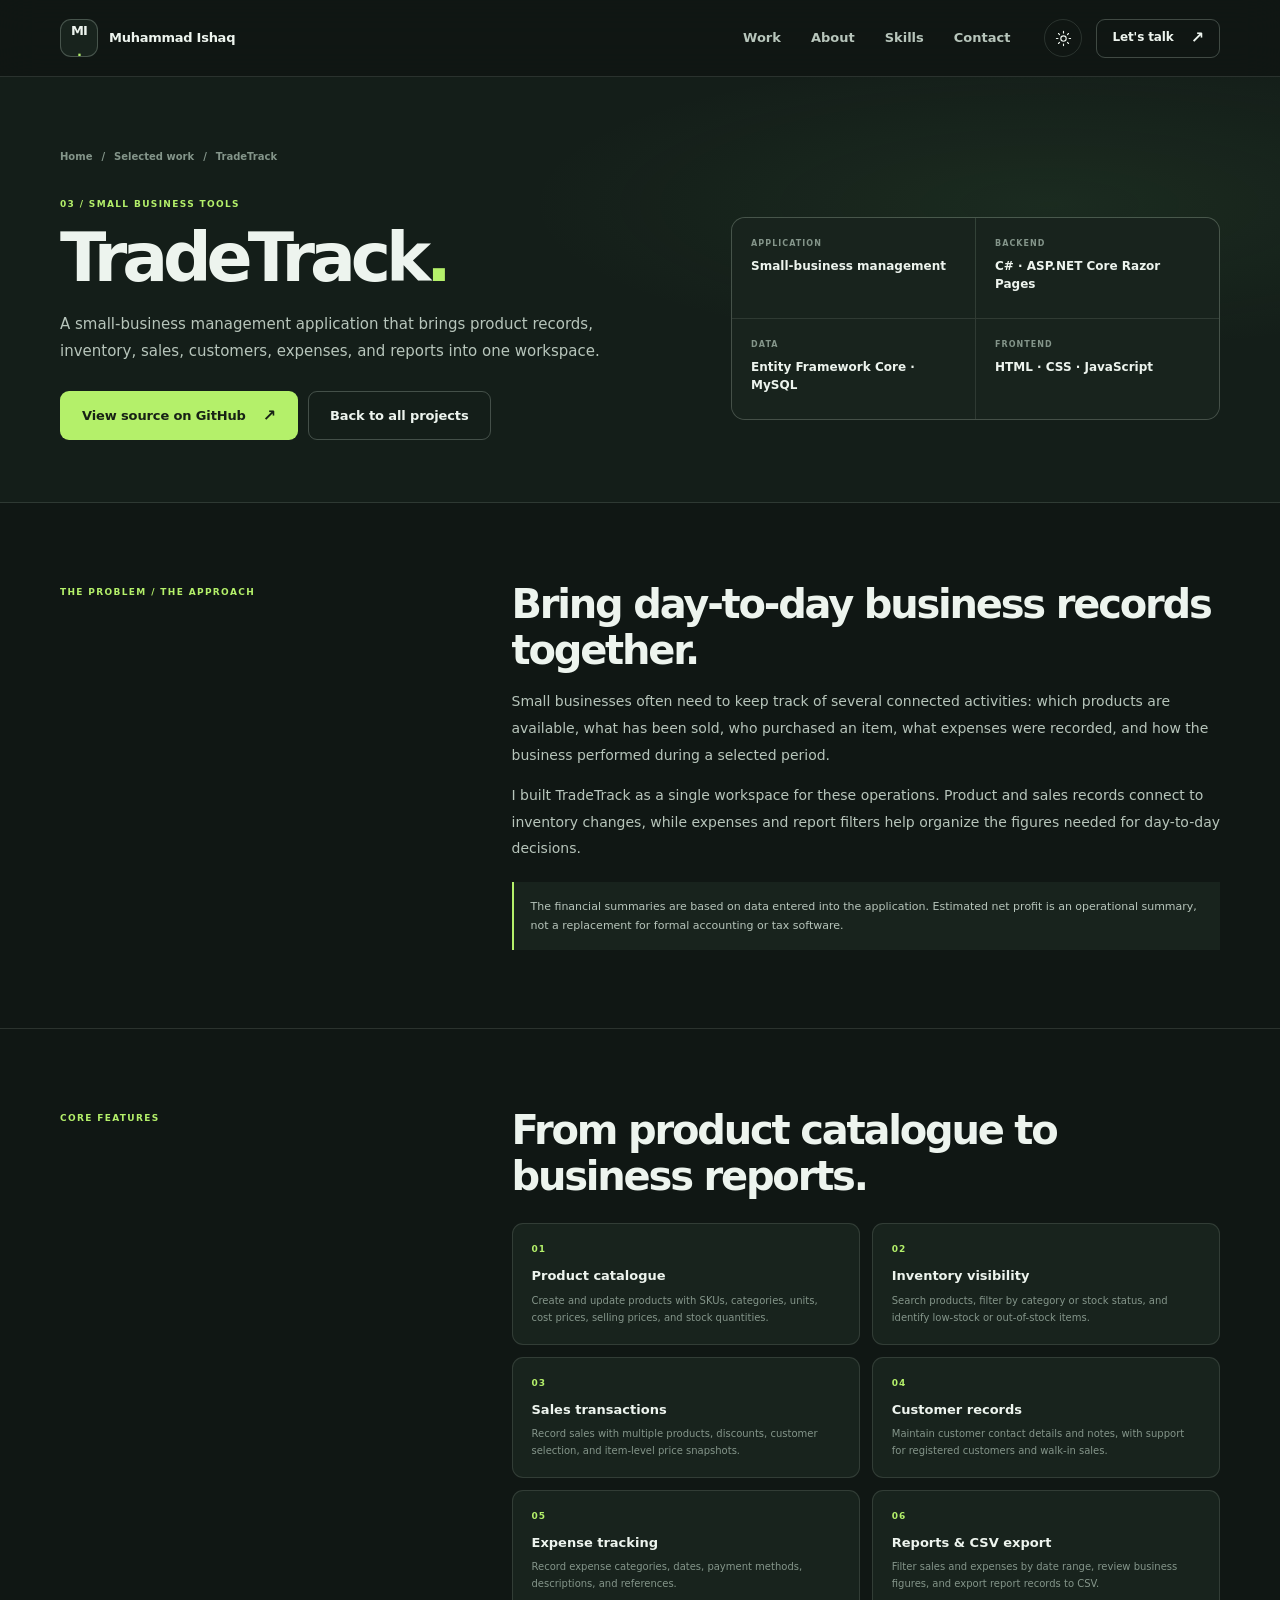
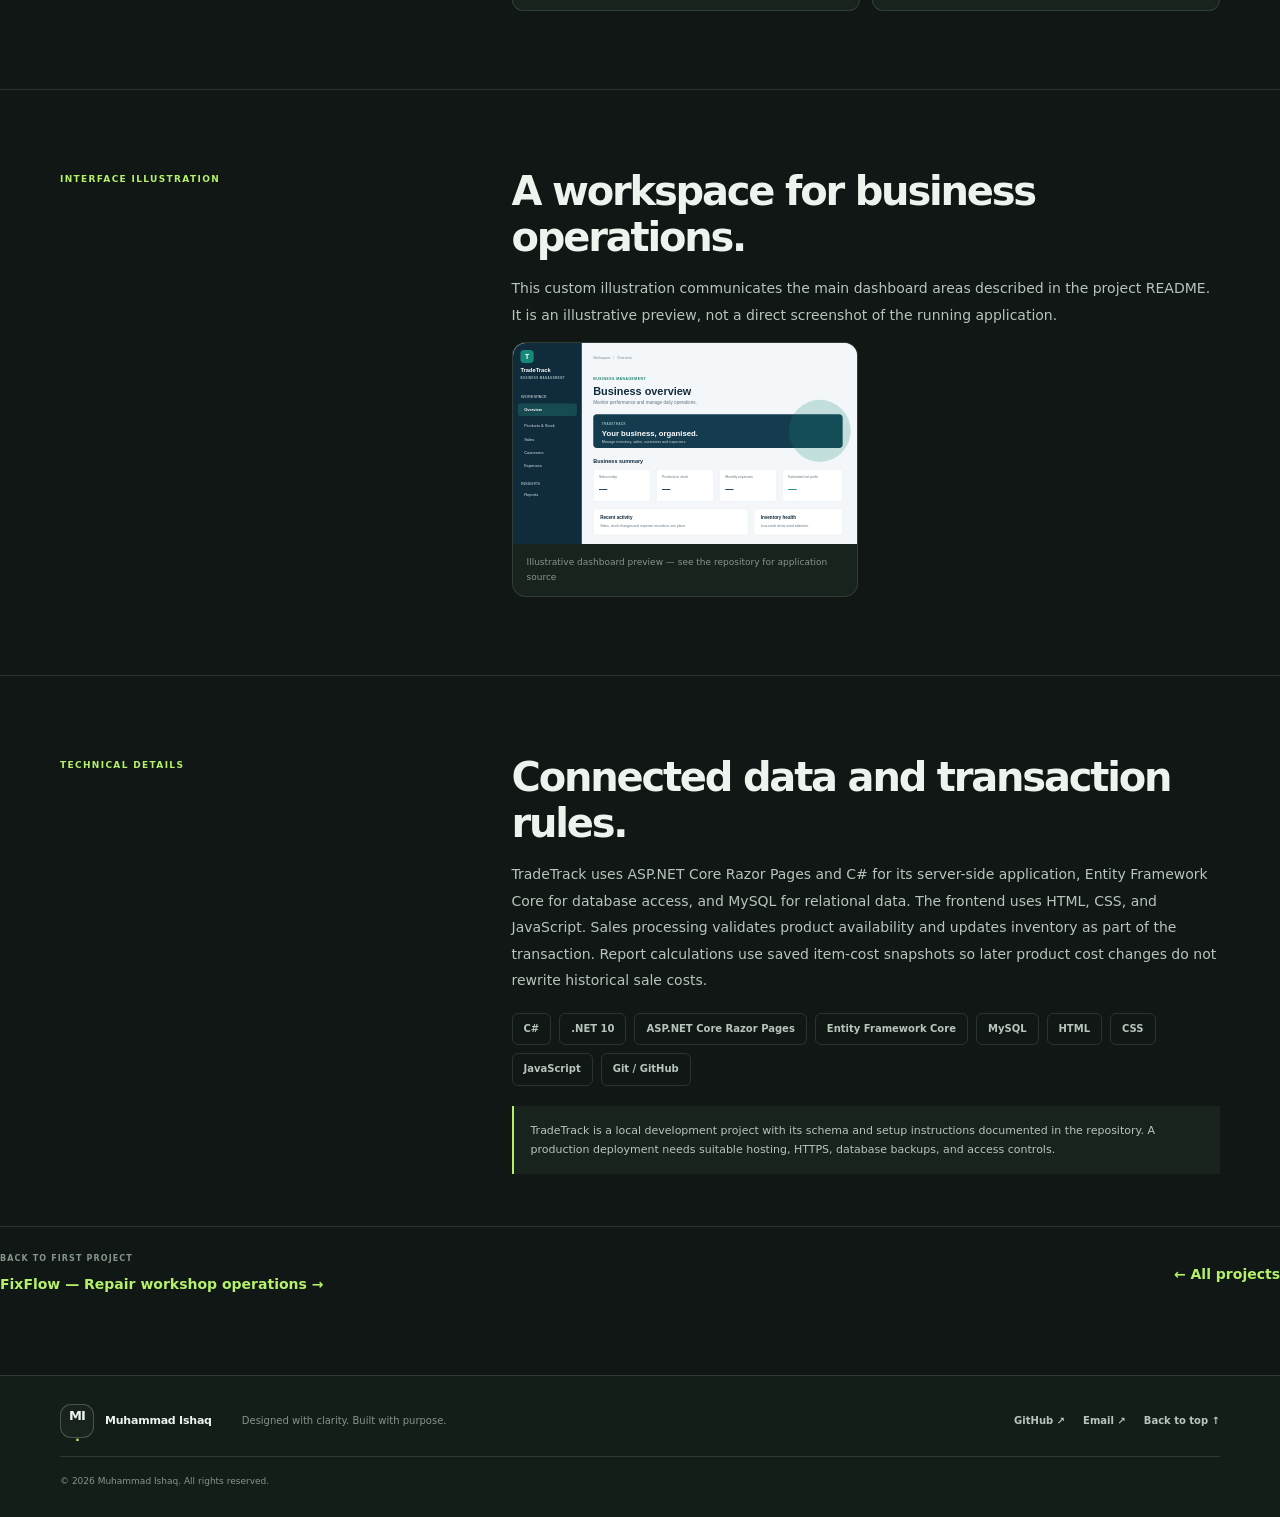
<file: projects/tradetrack.html>
<!doctype html>
<html lang="en" class="no-js">
<head>
  <meta charset="utf-8"><meta name="viewport" content="width=device-width, initial-scale=1"><meta name="theme-color" content="#101714">
  <meta name="description" content="TradeTrack case study by Muhammad Ishaq — a small-business management system built with ASP.NET Core Razor Pages, C#, and MySQL.">
  <title>TradeTrack Case Study | Muhammad Ishaq</title><link rel="icon" href="../assets/images/favicon.svg" type="image/svg+xml"><link rel="stylesheet" href="../assets/css/styles.css">
  <script>document.documentElement.classList.replace('no-js', 'js');</script><script src="../assets/js/site-config.js" defer></script><script src="../assets/js/main.js" defer></script>
</head>
<body>
  <a class="skip-link" href="#main">Skip to content</a>
  <header class="site-header"><div class="container header-inner"><a class="brand" href="../index.html"><span class="brand-mark">MI<span>.</span></span><span class="brand-name">Muhammad Ishaq</span></a><button class="menu-toggle" type="button" aria-label="Open navigation" aria-expanded="false" aria-controls="primary-navigation"><span></span><span></span></button><nav class="primary-nav" id="primary-navigation" aria-label="Main navigation"><a href="../index.html#work">Work</a><a href="../index.html#about">About</a><a href="../index.html#skills">Skills</a><a href="../index.html#contact">Contact</a></nav><div class="header-actions"><button class="theme-toggle" type="button" aria-label="Switch to light theme" title="Switch theme"><svg class="sun-icon" viewBox="0 0 24 24" aria-hidden="true"><circle cx="12" cy="12" r="3.8"></circle><path d="M12 2v2.1M12 19.9V22M4.93 4.93l1.48 1.48m11.18 11.18 1.48 1.48M2 12h2.1m15.8 0H22M4.93 19.07l1.48-1.48M17.59 6.41l1.48-1.48"></path></svg><svg class="moon-icon" viewBox="0 0 24 24" aria-hidden="true"><path d="M20.2 15.2A8.5 8.5 0 0 1 8.8 3.8 8.7 8.7 0 1 0 20.2 15.2Z"></path></svg></button><a class="button button-small button-outline header-cta" href="../index.html#contact">Let's talk <span aria-hidden="true">↗</span></a></div></div></header>
  <main id="main">
    <section class="case-hero"><div class="container"><nav class="breadcrumb" aria-label="Breadcrumb"><a href="../index.html">Home</a><span>/</span><a href="../index.html#work">Selected work</a><span>/</span><span>TradeTrack</span></nav><div class="case-hero-grid"><div class="reveal"><p class="case-kicker">03 / SMALL BUSINESS TOOLS</p><h1>TradeTrack<span class="text-accent">.</span></h1><p class="case-summary">A small-business management application that brings product records, inventory, sales, customers, expenses, and reports into one workspace.</p><div class="case-hero-actions"><a class="button button-primary" href="https://github.com/techboymd1/TradeTrack" target="_blank" rel="noreferrer">View source on GitHub <span aria-hidden="true">↗</span></a><a class="button button-outline" href="../index.html#work">Back to all projects</a></div></div><div class="case-facts reveal"><div class="case-fact"><span>APPLICATION</span><strong>Small-business management</strong></div><div class="case-fact"><span>BACKEND</span><strong>C# · ASP.NET Core Razor Pages</strong></div><div class="case-fact"><span>DATA</span><strong>Entity Framework Core · MySQL</strong></div><div class="case-fact"><span>FRONTEND</span><strong>HTML · CSS · JavaScript</strong></div></div></div></div></section>

    <section class="case-section"><div class="container case-content-grid"><p class="case-section-label">THE PROBLEM / THE APPROACH</p><div class="case-copy"><h2>Bring day-to-day business records together.</h2><p>Small businesses often need to keep track of several connected activities: which products are available, what has been sold, who purchased an item, what expenses were recorded, and how the business performed during a selected period.</p><p>I built TradeTrack as a single workspace for these operations. Product and sales records connect to inventory changes, while expenses and report filters help organize the figures needed for day-to-day decisions.</p><div class="case-note">The financial summaries are based on data entered into the application. Estimated net profit is an operational summary, not a replacement for formal accounting or tax software.</div></div></div></section>

    <section class="case-section"><div class="container"><div class="case-content-grid"><p class="case-section-label">CORE FEATURES</p><div class="case-copy"><h2>From product catalogue to business reports.</h2><div class="case-feature-list"><article class="case-feature"><span>01</span><h3>Product catalogue</h3><p>Create and update products with SKUs, categories, units, cost prices, selling prices, and stock quantities.</p></article><article class="case-feature"><span>02</span><h3>Inventory visibility</h3><p>Search products, filter by category or stock status, and identify low-stock or out-of-stock items.</p></article><article class="case-feature"><span>03</span><h3>Sales transactions</h3><p>Record sales with multiple products, discounts, customer selection, and item-level price snapshots.</p></article><article class="case-feature"><span>04</span><h3>Customer records</h3><p>Maintain customer contact details and notes, with support for registered customers and walk-in sales.</p></article><article class="case-feature"><span>05</span><h3>Expense tracking</h3><p>Record expense categories, dates, payment methods, descriptions, and references.</p></article><article class="case-feature"><span>06</span><h3>Reports & CSV export</h3><p>Filter sales and expenses by date range, review business figures, and export report records to CSV.</p></article></div></div></div></div></section>

    <section class="case-section"><div class="container"><div class="case-content-grid"><p class="case-section-label">INTERFACE ILLUSTRATION</p><div class="case-copy"><h2>A workspace for business operations.</h2><p>This custom illustration communicates the main dashboard areas described in the project README. It is an illustrative preview, not a direct screenshot of the running application.</p><div class="case-gallery"><figure><img src="../assets/images/tradetrack-dashboard-preview.svg" alt="TradeTrack dashboard illustration with business summary, sales, stock, expenses, and recent activity" loading="lazy"><figcaption>Illustrative dashboard preview — see the repository for application source</figcaption></figure></div></div></div></div></section>

    <section class="case-section"><div class="container case-content-grid"><p class="case-section-label">TECHNICAL DETAILS</p><div class="case-copy"><h2>Connected data and transaction rules.</h2><p>TradeTrack uses ASP.NET Core Razor Pages and C# for its server-side application, Entity Framework Core for database access, and MySQL for relational data. The frontend uses HTML, CSS, and JavaScript. Sales processing validates product availability and updates inventory as part of the transaction. Report calculations use saved item-cost snapshots so later product cost changes do not rewrite historical sale costs.</p><div class="case-tech"><span>C#</span><span>.NET 10</span><span>ASP.NET Core Razor Pages</span><span>Entity Framework Core</span><span>MySQL</span><span>HTML</span><span>CSS</span><span>JavaScript</span><span>Git / GitHub</span></div><div class="case-note">TradeTrack is a local development project with its schema and setup instructions documented in the repository. A production deployment needs suitable hosting, HTTPS, database backups, and access controls.</div></div></div><div class="case-next"><div><span>BACK TO FIRST PROJECT</span><a href="fixflow.html">FixFlow — Repair workshop operations →</a></div><a class="case-back" href="../index.html#work">← All projects</a></div></div></section>
  </main>
  <footer class="site-footer"><div class="container footer-inner"><a class="brand footer-brand" href="../index.html"><span class="brand-mark">MI<span>.</span></span><span class="brand-name">Muhammad Ishaq</span></a><p>Designed with clarity. Built with purpose.</p><div class="footer-links"><a href="https://github.com/techboymd1" data-github-link target="_blank" rel="noreferrer">GitHub ↗</a><a href="mailto:techboym.d1@gmail.com" data-email-link>Email ↗</a><a href="#main">Back to top ↑</a></div><small>© <span data-current-year>2026</span> Muhammad Ishaq. All rights reserved.</small></div></footer>
</body>
</html>
</file>
<file: assets/css/styles.css>
/* Muhammad Ishaq portfolio — dark editorial theme with a warm green accent. */
:root {
  color-scheme: dark;
  --bg: #101714;
  --bg-soft: #141e19;
  --surface: #18231d;
  --surface-raised: #1d2b23;
  --surface-muted: #223229;
  --text: #edf4ee;
  --text-soft: #b7c5bb;
  --muted: #84958a;
  --line: rgba(221, 239, 225, .13);
  --line-strong: rgba(221, 239, 225, .24);
  --accent: #b4f06a;
  --accent-strong: #d4ff9f;
  --accent-ink: #182215;
  --teal: #6ed7bd;
  --shadow: 0 28px 90px rgba(0, 0, 0, .25);
  --radius: 22px;
  --radius-small: 13px;
  --container: 1160px;
}

:root[data-theme="light"] {
  color-scheme: light;
  --bg: #f4f7f2;
  --bg-soft: #eef3ed;
  --surface: #ffffff;
  --surface-raised: #f7faf5;
  --surface-muted: #e8efe6;
  --text: #16221b;
  --text-soft: #45554a;
  --muted: #6e8073;
  --line: rgba(24, 45, 31, .12);
  --line-strong: rgba(24, 45, 31, .22);
  --accent: #477f28;
  --accent-strong: #315d1c;
  --accent-ink: #ffffff;
  --teal: #167f6c;
  --shadow: 0 28px 90px rgba(29, 54, 35, .09);
}

*,
*::before,
*::after { box-sizing: border-box; }

html { scroll-behavior: smooth; scroll-padding-top: 92px; }
body {
  margin: 0;
  min-width: 320px;
  background: var(--bg);
  color: var(--text);
  font-family: Inter, ui-sans-serif, system-ui, -apple-system, BlinkMacSystemFont, "Segoe UI", sans-serif;
  font-size: 16px;
  line-height: 1.65;
  -webkit-font-smoothing: antialiased;
  text-rendering: optimizeLegibility;
}

img { display: block; max-width: 100%; }
a { color: inherit; text-decoration: none; }
button { font: inherit; }
::selection { background: var(--accent); color: var(--accent-ink); }
.container { width: min(var(--container), calc(100% - 48px)); margin-inline: auto; }
.section { padding: 116px 0; }
.section-shell { position: relative; overflow: hidden; }

.skip-link {
  position: fixed;
  z-index: 1000;
  top: 12px;
  left: 12px;
  padding: 10px 14px;
  transform: translateY(-160%);
  border-radius: 8px;
  background: var(--accent);
  color: var(--accent-ink);
  font-weight: 700;
}
.skip-link:focus { transform: translateY(0); }
:focus-visible { outline: 3px solid var(--accent); outline-offset: 4px; }

.site-header {
  position: sticky;
  z-index: 100;
  top: 0;
  border-bottom: 1px solid var(--line);
  background: color-mix(in srgb, var(--bg) 88%, transparent);
  backdrop-filter: blur(18px);
}
.header-inner { min-height: 76px; display: flex; align-items: center; gap: 34px; }
.brand { display: inline-flex; align-items: center; gap: 11px; flex: 0 0 auto; }
.brand-mark {
  display: grid;
  width: 38px;
  height: 38px;
  place-items: center;
  border: 1px solid var(--line-strong);
  border-radius: 11px;
  background: var(--surface);
  color: var(--text);
  font-size: 13px;
  font-weight: 850;
  letter-spacing: -.06em;
}
.brand-mark span { color: var(--accent); }
.brand-name { font-size: 13px; font-weight: 700; letter-spacing: -.02em; }
.primary-nav { display: flex; align-items: center; gap: 30px; margin-left: auto; }
.primary-nav a, .footer-links a { color: var(--text-soft); font-size: 13px; font-weight: 600; transition: color .2s ease; }
.primary-nav a:hover, .footer-links a:hover { color: var(--accent); }
.header-actions { display: flex; align-items: center; gap: 14px; }
.theme-toggle {
  display: grid;
  width: 38px;
  height: 38px;
  place-items: center;
  border: 1px solid var(--line);
  border-radius: 50%;
  background: transparent;
  color: var(--text);
  cursor: pointer;
  transition: border-color .2s ease, background .2s ease;
}
.theme-toggle:hover { border-color: var(--accent); background: var(--surface); }
.theme-toggle svg { width: 17px; height: 17px; fill: none; stroke: currentColor; stroke-width: 1.6; stroke-linecap: round; stroke-linejoin: round; }
.moon-icon { display: none; }
:root[data-theme="light"] .sun-icon { display: none; }
:root[data-theme="light"] .moon-icon { display: block; }
.button {
  display: inline-flex;
  min-height: 49px;
  align-items: center;
  justify-content: center;
  gap: 17px;
  padding: 0 21px;
  border: 1px solid transparent;
  border-radius: 9px;
  font-size: 13px;
  font-weight: 750;
  letter-spacing: -.01em;
  transition: transform .2s ease, background .2s ease, border-color .2s ease, color .2s ease;
}
.button:hover { transform: translateY(-2px); }
.button span { font-size: 16px; line-height: 1; }
.button-small { min-height: 39px; padding: 0 15px; font-size: 12px; }
.button-primary { background: var(--accent); color: var(--accent-ink); }
.button-primary:hover { background: var(--accent-strong); }
.button-outline { border-color: var(--line-strong); background: transparent; color: var(--text); }
.button-outline:hover { border-color: var(--accent); color: var(--accent); }
.button-quiet { border-color: transparent; background: transparent; color: var(--text-soft); }
.button-quiet:hover { color: var(--accent); }
.menu-toggle { display: none; }

.hero { padding: 92px 0 30px; background: radial-gradient(ellipse at 74% 34%, rgba(89, 159, 89, .12), transparent 34%), linear-gradient(180deg, var(--bg) 0%, var(--bg-soft) 100%); }
.hero::before {
  position: absolute;
  inset: 0;
  background-image: linear-gradient(rgba(170, 205, 177, .035) 1px, transparent 1px), linear-gradient(90deg, rgba(170, 205, 177, .035) 1px, transparent 1px);
  background-size: 64px 64px;
  content: "";
  mask-image: linear-gradient(90deg, transparent 0%, #000 38%, #000 100%);
  pointer-events: none;
}
.hero-grid { position: relative; display: grid; grid-template-columns: 1.06fr .94fr; align-items: center; gap: 64px; }
.hero-copy { max-width: 620px; padding: 20px 0 34px; }
.eyebrow { margin: 0 0 22px; color: var(--muted); font-size: 10px; font-weight: 800; letter-spacing: .15em; line-height: 1.5; }
.status-dot, .panel-live b { display: inline-block; width: 7px; height: 7px; margin-right: 7px; border-radius: 50%; background: var(--accent); box-shadow: 0 0 0 4px rgba(180, 240, 106, .1); vertical-align: 1px; }
.eyebrow-divider { padding: 0 7px; color: var(--accent); }
h1, h2, h3, p { margin-top: 0; }
.hero h1 { max-width: 670px; margin-bottom: 25px; font-size: clamp(48px, 6.2vw, 76px); font-weight: 720; letter-spacing: -.075em; line-height: 1.04; }
.text-accent { color: var(--accent); }
.hero-intro { max-width: 540px; margin-bottom: 31px; color: var(--text-soft); font-size: 17px; line-height: 1.8; }
.hero-actions { display: flex; flex-wrap: wrap; align-items: center; gap: 12px; }
.hero-meta { display: flex; flex-wrap: wrap; gap: 34px; margin-top: 55px; padding-top: 23px; border-top: 1px solid var(--line); }
.hero-meta div { display: grid; gap: 4px; }
.meta-label { color: var(--muted); font-size: 9px; font-weight: 800; letter-spacing: .13em; }
.hero-meta strong { color: var(--text-soft); font-size: 12px; font-weight: 600; }
.hero-visual { position: relative; display: grid; min-height: 500px; place-items: center; }
.hero-visual::before { position: absolute; width: 410px; height: 410px; border-radius: 50%; background: radial-gradient(circle, rgba(180, 240, 106, .13), transparent 68%); content: ""; filter: blur(4px); }
.visual-orbit { position: absolute; border: 1px solid var(--line); border-radius: 50%; transform: rotate(-24deg); }
.orbit-one { width: 490px; height: 270px; }
.orbit-two { width: 410px; height: 220px; transform: rotate(46deg); }
.hero-panel { position: relative; z-index: 2; width: min(100%, 400px); overflow: hidden; border: 1px solid var(--line-strong); border-radius: 18px; background: linear-gradient(145deg, var(--surface-raised), var(--surface)); box-shadow: var(--shadow); transform: rotate(2deg); }
.panel-topline, .panel-bottom { display: flex; align-items: center; justify-content: space-between; padding: 14px 19px; border-bottom: 1px solid var(--line); color: var(--muted); font-size: 8px; font-weight: 800; letter-spacing: .12em; }
.panel-window-dots { display: flex; gap: 4px; }
.panel-window-dots i { width: 6px; height: 6px; border-radius: 50%; background: var(--line-strong); }
.panel-live { color: var(--text-soft); }
.panel-live b { width: 5px; height: 5px; margin-right: 4px; box-shadow: none; }
.panel-main { padding: 31px 30px 27px; }
.panel-avatar { display: grid; width: 51px; height: 51px; place-items: center; margin-bottom: 26px; border: 1px solid var(--line-strong); border-radius: 15px; background: var(--surface-muted); font-size: 16px; font-weight: 850; }
.panel-avatar span { color: var(--accent); }
.panel-greeting, .panel-stack-title { margin-bottom: 7px; color: var(--muted); font-size: 9px; font-weight: 800; letter-spacing: .14em; }
.panel-main h2 { margin-bottom: 8px; font-size: 42px; font-weight: 750; letter-spacing: -.07em; line-height: 1.02; }
.panel-role { margin-bottom: 25px; color: var(--text-soft); font-size: 12px; }
.panel-divider { height: 1px; margin-bottom: 20px; background: var(--line); }
.panel-stack-title { margin-bottom: 12px; }
.stack-grid { display: grid; grid-template-columns: repeat(4, 1fr); gap: 8px; }
.stack-grid span { display: grid; gap: 1px; padding: 11px 9px; border: 1px solid var(--line); border-radius: 8px; background: rgba(255,255,255,.015); }
.stack-grid b { font-size: 12px; }
.stack-grid small { color: var(--muted); font-size: 8px; }
.panel-bottom { border-top: 1px solid var(--line); border-bottom: 0; }
.floating-note { position: absolute; z-index: 3; right: -16px; bottom: 48px; display: flex; align-items: center; gap: 12px; padding: 13px 16px; border: 1px solid var(--line-strong); border-radius: 12px; background: var(--surface); box-shadow: var(--shadow); transform: rotate(-3deg); }
.note-icon { display: grid; width: 31px; height: 31px; place-items: center; border-radius: 9px; background: rgba(180,240,106,.13); color: var(--accent); font-size: 17px; }
.floating-note span:last-child { display: grid; gap: 1px; }
.floating-note strong { font-size: 11px; }
.floating-note small { color: var(--muted); font-size: 9px; }
.hero-bottom { display: flex; align-items: center; gap: 15px; margin-top: 56px; color: var(--muted); font-size: 9px; font-weight: 800; letter-spacing: .13em; }
.scroll-line { width: 50px; height: 1px; background: var(--accent); }
.hero-bottom-note { margin-left: auto; color: var(--text-soft); font-size: 10px; font-weight: 500; letter-spacing: .02em; }

.trust-strip { border-top: 1px solid var(--line); border-bottom: 1px solid var(--line); background: var(--bg-soft); }
.trust-inner { display: flex; min-height: 72px; align-items: center; justify-content: space-between; gap: 16px; color: var(--text-soft); font-size: 10px; font-weight: 750; letter-spacing: .1em; }
.trust-label { color: var(--muted); font-size: 9px; letter-spacing: .15em; }
.trust-separator { color: var(--accent); font-weight: 400; }

.section-heading { display: flex; align-items: end; justify-content: space-between; gap: 42px; margin-bottom: 44px; }
.section-heading .eyebrow { margin-bottom: 15px; }
.section-heading h2, .about-heading h2 { margin: 0; font-size: clamp(36px, 4.4vw, 54px); font-weight: 700; letter-spacing: -.065em; line-height: 1.08; }
.section-heading > p { max-width: 380px; margin: 0 0 4px; color: var(--text-soft); font-size: 14px; line-height: 1.8; }
.section-work { background: var(--bg); }
.projects-grid { display: grid; grid-template-columns: repeat(2, minmax(0, 1fr)); gap: 25px; }
.project-card { overflow: hidden; border: 1px solid var(--line); border-radius: var(--radius); background: var(--surface); transition: transform .25s ease, border-color .25s ease, box-shadow .25s ease; }
.project-card:hover { border-color: var(--line-strong); box-shadow: var(--shadow); transform: translateY(-5px); }
.project-featured { grid-column: 1 / -1; display: grid; grid-template-columns: 1.08fr .92fr; }
.project-image { position: relative; display: block; min-height: 250px; overflow: hidden; background: var(--surface-muted); }
.project-featured .project-image { min-height: 100%; }
.project-image img { width: 100%; height: 100%; min-height: 250px; object-fit: cover; object-position: top center; transition: transform .6s cubic-bezier(.2,.75,.2,1); }
.project-featured .project-image img { position: absolute; inset: 0; min-height: 100%; }
.project-card:hover .project-image img { transform: scale(1.035); }
.project-image-cleanroute { background: #eef3ed; }
.project-image-tradetrack { background: #eaf1f1; }
.image-overlay-label { position: absolute; bottom: 14px; left: 16px; padding: 7px 10px; border: 1px solid rgba(255,255,255,.2); border-radius: 6px; background: rgba(12,22,17,.78); color: #f2f8f2; font-size: 8px; font-weight: 800; letter-spacing: .12em; backdrop-filter: blur(8px); }
.image-open { position: absolute; top: 14px; right: 14px; display: grid; width: 35px; height: 35px; place-items: center; border: 1px solid rgba(255,255,255,.3); border-radius: 50%; background: rgba(12,22,17,.65); color: white; font-size: 15px; }
.project-card-content { padding: 26px 28px 27px; }
.project-featured .project-card-content { align-self: center; padding: 37px 34px; }
.project-topline { display: flex; align-items: center; justify-content: space-between; gap: 12px; margin-bottom: 14px; }
.project-type, .project-index { color: var(--muted); font-size: 9px; font-weight: 800; letter-spacing: .12em; }
.project-index { color: var(--accent); }
.project-card h3 { margin-bottom: 10px; font-size: 28px; font-weight: 730; letter-spacing: -.055em; }
.project-card h3 a:hover { color: var(--accent); }
.project-card-content > p:not(.image-note) { max-width: 490px; margin-bottom: 18px; color: var(--text-soft); font-size: 13px; line-height: 1.8; }
.tag-list, .skill-tags { display: flex; flex-wrap: wrap; gap: 7px; }
.tag-list span, .skill-tags span { padding: 5px 9px; border: 1px solid var(--line); border-radius: 5px; color: var(--text-soft); font-size: 9px; font-weight: 650; }
.project-links { display: flex; flex-wrap: wrap; align-items: center; justify-content: space-between; gap: 12px; margin-top: 22px; padding-top: 17px; border-top: 1px solid var(--line); }
.text-link, .icon-link { font-size: 11px; font-weight: 750; }
.text-link { color: var(--accent); }
.text-link span { padding-left: 5px; transition: transform .2s ease; }
.text-link:hover span { display: inline-block; transform: translateX(4px); }
.icon-link { color: var(--text-soft); }
.icon-link:hover { color: var(--accent); }
.image-note { margin: 10px 0 0 !important; color: var(--muted) !important; font-size: 9px !important; }

.section-about { border-top: 1px solid var(--line); border-bottom: 1px solid var(--line); background: var(--bg-soft); }
.about-grid { display: grid; grid-template-columns: .9fr 1.1fr; gap: 105px; }
.about-heading { position: relative; display: flex; min-height: 390px; flex-direction: column; align-items: start; }
.about-heading h2 { font-size: clamp(39px, 4.8vw, 58px); }
.about-stamp { display: flex; align-items: center; gap: 12px; margin-top: auto; padding: 13px 16px; border: 1px solid var(--line-strong); border-radius: 10px; }
.about-stamp span { color: var(--accent); font-size: 22px; font-weight: 850; letter-spacing: -.08em; }
.about-stamp small { color: var(--muted); font-size: 8px; font-weight: 800; letter-spacing: .12em; line-height: 1.5; }
.about-copy { padding-top: 49px; }
.about-lead { margin-bottom: 19px; color: var(--text); font-size: 21px; font-weight: 570; letter-spacing: -.03em; line-height: 1.5; }
.about-copy > p:not(.about-lead) { color: var(--text-soft); font-size: 14px; line-height: 1.9; }
.about-values { display: grid; grid-template-columns: 1fr; gap: 0; margin-top: 32px; border-top: 1px solid var(--line); }
.about-values div { display: flex; align-items: center; gap: 18px; padding: 15px 0; border-bottom: 1px solid var(--line); }
.about-values span { color: var(--accent); font-size: 10px; font-weight: 800; }
.about-values strong { font-size: 12px; font-weight: 650; }

.section-skills { background: var(--bg); }
.skills-grid { display: grid; grid-template-columns: repeat(4, minmax(0, 1fr)); gap: 14px; }
.skill-card { position: relative; min-height: 270px; padding: 24px 21px 23px; border: 1px solid var(--line); border-radius: 15px; background: var(--surface); }
.skill-number { position: absolute; top: 24px; right: 21px; color: var(--muted); font-size: 9px; font-weight: 800; }
.skill-icon { display: grid; width: 39px; height: 39px; place-items: center; margin-bottom: 30px; border: 1px solid rgba(180,240,106,.2); border-radius: 10px; background: rgba(180,240,106,.08); color: var(--accent); font-size: 16px; font-weight: 750; }
.skill-card h3 { margin-bottom: 9px; font-size: 16px; letter-spacing: -.03em; }
.skill-card p { min-height: 61px; margin-bottom: 18px; color: var(--text-soft); font-size: 11px; line-height: 1.7; }
.skill-tags span { padding: 4px 7px; font-size: 8px; }
.skills-note { margin: 20px 0 0; color: var(--muted); font-size: 10px; }

.section-contact { padding-top: 30px; padding-bottom: 110px; background: var(--bg); }
.contact-panel { position: relative; display: grid; grid-template-columns: 1.25fr .75fr; gap: 50px; overflow: hidden; padding: 58px 60px; border: 1px solid var(--line-strong); border-radius: 24px; background: linear-gradient(120deg, var(--surface-raised), var(--surface)); }
.contact-orb { position: absolute; top: -190px; right: -120px; width: 460px; height: 460px; border: 1px solid rgba(180,240,106,.15); border-radius: 50%; box-shadow: 0 0 0 40px rgba(180,240,106,.025), 0 0 0 90px rgba(180,240,106,.02); pointer-events: none; }
.contact-content, .contact-aside { position: relative; z-index: 1; }
.contact-content .eyebrow { margin-bottom: 17px; }
.contact-content h2 { margin-bottom: 18px; font-size: clamp(37px, 4.5vw, 55px); font-weight: 700; letter-spacing: -.065em; line-height: 1.1; }
.contact-content > p:not(.eyebrow) { max-width: 510px; margin-bottom: 26px; color: var(--text-soft); font-size: 13px; line-height: 1.8; }
.contact-actions { display: flex; flex-wrap: wrap; gap: 10px; }
.contact-aside { align-self: end; display: flex; flex-direction: column; padding: 23px 0 3px 27px; border-left: 1px solid var(--line); }
.aside-label { margin-bottom: 6px; color: var(--muted); font-size: 8px; font-weight: 850; letter-spacing: .14em; }
.contact-aside a, .contact-aside > span:not(.aside-label) { color: var(--text-soft); font-size: 12px; font-weight: 600; overflow-wrap: anywhere; }
.contact-aside a:hover { color: var(--accent); }
.aside-label-gap { margin-top: 23px; }

.site-footer { border-top: 1px solid var(--line); background: var(--bg-soft); }
.footer-inner { display: grid; grid-template-columns: auto 1fr auto; align-items: center; gap: 18px 30px; padding-top: 28px; padding-bottom: 28px; }
.footer-brand .brand-mark { width: 34px; height: 34px; }
.footer-brand .brand-name { font-size: 11px; }
.footer-inner > p { margin: 0; color: var(--muted); font-size: 10px; }
.footer-links { display: flex; gap: 18px; }
.footer-links a { font-size: 10px; }
.footer-inner > small { grid-column: 1 / -1; padding-top: 17px; border-top: 1px solid var(--line); color: var(--muted); font-size: 9px; }


/* Navigation remains available on small screens if JavaScript is disabled. */
.no-js .menu-toggle { display: none; }
@media (max-width: 760px) {
  .no-js .header-inner { flex-wrap: wrap; padding-top: 12px; padding-bottom: 12px; }
  .no-js .primary-nav { position: static; display: flex; flex: 1 0 100%; flex-wrap: wrap; gap: 14px; padding: 9px 0 0; border: 0; background: transparent; }
  .no-js .primary-nav a { padding: 4px 0; border: 0; }
}

/* Project case-study pages */
.case-hero { padding: 72px 0 62px; border-bottom: 1px solid var(--line); background: radial-gradient(ellipse at 82% 30%, rgba(89,159,89,.1), transparent 35%), var(--bg-soft); }
.breadcrumb { display: flex; gap: 9px; margin-bottom: 31px; color: var(--muted); font-size: 10px; font-weight: 700; }
.breadcrumb a:hover { color: var(--accent); }
.case-hero-grid { display: grid; grid-template-columns: 1fr .8fr; align-items: center; gap: 60px; }
.case-kicker { margin-bottom: 12px; color: var(--accent); font-size: 9px; font-weight: 850; letter-spacing: .15em; }
.case-hero h1 { max-width: 680px; margin-bottom: 18px; font-size: clamp(43px, 6vw, 68px); font-weight: 730; letter-spacing: -.075em; line-height: 1.03; }
.case-summary { max-width: 600px; margin-bottom: 26px; color: var(--text-soft); font-size: 15px; line-height: 1.8; }
.case-hero-actions { display: flex; flex-wrap: wrap; gap: 10px; }
.case-facts { display: grid; grid-template-columns: 1fr 1fr; gap: 1px; overflow: hidden; border: 1px solid var(--line); border-radius: 14px; background: var(--line); }
.case-fact { min-height: 100px; padding: 19px; background: var(--surface); }
.case-fact span { display: block; margin-bottom: 7px; color: var(--muted); font-size: 8px; font-weight: 850; letter-spacing: .13em; }
.case-fact strong { display: block; color: var(--text); font-size: 12px; font-weight: 650; line-height: 1.5; }
.case-section { padding: 78px 0; }
.case-section + .case-section { border-top: 1px solid var(--line); }
.case-content-grid { display: grid; grid-template-columns: .7fr 1.3fr; gap: 70px; }
.case-section-label { margin: 4px 0 0; color: var(--accent); font-size: 9px; font-weight: 850; letter-spacing: .15em; }
.case-section h2 { margin-bottom: 15px; font-size: clamp(28px, 3.5vw, 40px); letter-spacing: -.055em; line-height: 1.15; }
.case-copy p { color: var(--text-soft); font-size: 14px; line-height: 1.9; }
.case-feature-list { display: grid; grid-template-columns: repeat(2, minmax(0, 1fr)); gap: 12px; margin-top: 24px; }
.case-feature { padding: 18px 19px; border: 1px solid var(--line); border-radius: 11px; background: var(--surface); }
.case-feature span { display: block; margin-bottom: 8px; color: var(--accent); font-size: 9px; font-weight: 850; letter-spacing: .1em; }
.case-feature h3 { margin-bottom: 5px; font-size: 13px; }
.case-feature p { margin: 0; color: var(--muted); font-size: 10px; line-height: 1.7; }
.case-gallery { display: grid; grid-template-columns: repeat(2, minmax(0, 1fr)); gap: 16px; }
.case-gallery figure { overflow: hidden; margin: 0; border: 1px solid var(--line); border-radius: 14px; background: var(--surface); }
.case-gallery img { width: 100%; height: auto; background: #eef3ed; }
.case-gallery figcaption { padding: 11px 14px; color: var(--muted); font-size: 9px; }
.case-tech { display: flex; flex-wrap: wrap; gap: 8px; margin-top: 19px; }
.case-tech span { padding: 7px 11px; border: 1px solid var(--line); border-radius: 6px; color: var(--text-soft); font-size: 10px; font-weight: 650; }
.case-note { margin-top: 20px; padding: 15px 17px; border-left: 2px solid var(--accent); background: var(--surface); color: var(--text-soft); font-size: 11px; line-height: 1.75; }
.case-next { display: flex; align-items: center; justify-content: space-between; gap: 18px; margin-top: 52px; padding-top: 25px; border-top: 1px solid var(--line); }
.case-next span { display: block; margin-bottom: 5px; color: var(--muted); font-size: 8px; font-weight: 850; letter-spacing: .14em; }
.case-next a { color: var(--accent); font-size: 14px; font-weight: 750; }
.case-back { color: var(--text-soft); font-size: 11px; font-weight: 700; }
.case-back:hover { color: var(--accent); }

.js .reveal { opacity: 0; transform: translateY(18px); transition: opacity .6s ease, transform .6s cubic-bezier(.2,.7,.2,1); }
.js .reveal.is-visible { opacity: 1; transform: translateY(0); }

@media (max-width: 980px) {
  .hero-grid { grid-template-columns: 1fr .86fr; gap: 25px; }
  .hero h1 { font-size: clamp(46px, 6vw, 64px); }
  .hero-visual { min-height: 440px; }
  .hero-panel { width: min(100%, 360px); }
  .floating-note { right: -4px; bottom: 28px; }
  .about-grid { gap: 60px; }
  .skills-grid { grid-template-columns: repeat(2, minmax(0, 1fr)); }
  .skill-card { min-height: 235px; }
  .contact-panel { padding: 47px 42px; }
}

@media (max-width: 760px) {
  .container { width: min(var(--container), calc(100% - 38px)); }
  .section { padding: 82px 0; }
  .header-inner { min-height: 68px; gap: 12px; }
  .brand-name { font-size: 12px; }
  .menu-toggle { display: flex; width: 38px; height: 38px; flex-direction: column; align-items: center; justify-content: center; gap: 5px; margin-left: auto; border: 1px solid var(--line); border-radius: 9px; background: transparent; cursor: pointer; }
  .menu-toggle span { width: 15px; height: 1.5px; background: var(--text); transition: transform .2s ease; }
  .menu-toggle[aria-expanded="true"] span:first-child { transform: translateY(3.25px) rotate(45deg); }
  .menu-toggle[aria-expanded="true"] span:last-child { transform: translateY(-3.25px) rotate(-45deg); }
  .primary-nav { position: absolute; top: 68px; right: 0; left: 0; display: none; align-items: stretch; gap: 0; padding: 8px 19px 15px; border-bottom: 1px solid var(--line); background: var(--bg); }
  .primary-nav.is-open { display: flex; flex-direction: column; }
  .primary-nav a { padding: 12px 5px; border-bottom: 1px solid var(--line); }
  .header-actions { gap: 8px; }
  .header-cta { display: none; }
  .hero { padding-top: 61px; }
  .hero-grid { grid-template-columns: 1fr; gap: 24px; }
  .hero-copy { padding: 0; }
  .hero h1 { max-width: 620px; font-size: clamp(46px, 12vw, 68px); }
  .hero-intro { max-width: 570px; font-size: 15px; }
  .hero-meta { gap: 23px; margin-top: 37px; }
  .hero-visual { min-height: 410px; }
  .hero-panel { width: min(88%, 380px); }
  .floating-note { right: 0; bottom: 22px; }
  .hero-bottom { margin-top: 24px; }
  .hero-bottom-note { display: none; }
  .trust-inner { min-height: 65px; flex-wrap: wrap; justify-content: center; gap: 8px 11px; padding: 13px 0; font-size: 8px; }
  .trust-label { width: 100%; text-align: center; }
  .section-heading { align-items: start; flex-direction: column; gap: 15px; margin-bottom: 31px; }
  .section-heading h2, .about-heading h2 { font-size: 40px; }
  .section-heading > p { max-width: 540px; font-size: 13px; }
  .projects-grid { grid-template-columns: 1fr; gap: 17px; }
  .project-featured { grid-column: auto; display: flex; flex-direction: column; }
  .project-featured .project-image { min-height: 225px; }
  .project-featured .project-image img { position: static; min-height: 225px; }
  .project-featured .project-card-content { padding: 25px 23px; }
  .project-card-content { padding: 24px 23px; }
  .project-image { min-height: 220px; }
  .project-image img { min-height: 220px; }
  .about-grid { grid-template-columns: 1fr; gap: 25px; }
  .about-heading { min-height: 260px; }
  .about-stamp { margin-top: 29px; }
  .about-copy { padding-top: 0; }
  .about-lead { font-size: 19px; }
  .skills-grid { gap: 11px; }
  .skill-card { min-height: 250px; padding: 19px 16px; }
  .skill-card p { min-height: 72px; }
  .contact-panel { grid-template-columns: 1fr; gap: 30px; padding: 37px 26px; }
  .contact-content h2 { font-size: 40px; }
  .contact-aside { padding: 22px 0 0; border-top: 1px solid var(--line); border-left: 0; }
  .footer-inner { grid-template-columns: 1fr auto; gap: 15px; }
  .footer-inner > p { grid-column: 1 / -1; grid-row: 2; }
  .footer-links { grid-column: 1 / -1; grid-row: 3; flex-wrap: wrap; }
  .footer-inner > small { grid-row: 4; }
  .case-hero { padding: 51px 0 45px; }
  .case-hero-grid { grid-template-columns: 1fr; gap: 32px; }
  .case-hero h1 { font-size: clamp(44px, 11vw, 60px); }
  .case-summary { font-size: 14px; }
  .case-fact { min-height: 85px; padding: 15px; }
  .case-section { padding: 56px 0; }
  .case-content-grid { grid-template-columns: 1fr; gap: 20px; }
  .case-feature-list { gap: 9px; }
  .case-feature { padding: 15px; }
}

@media (max-width: 420px) {
  .container { width: calc(100% - 32px); }
  .brand-name { max-width: 115px; }
  .hero h1 { font-size: 45px; }
  .hero-actions { align-items: stretch; }
  .hero-actions .button { min-height: 46px; padding-inline: 15px; }
  .hero-meta { flex-direction: column; gap: 14px; }
  .hero-visual { min-height: 365px; }
  .hero-panel { width: 94%; }
  .panel-main { padding: 24px 22px; }
  .floating-note { right: -4px; bottom: 13px; }
  .skills-grid { grid-template-columns: 1fr; }
  .skill-card { min-height: auto; }
  .skill-card p { min-height: 0; }
  .case-feature-list, .case-gallery { grid-template-columns: 1fr; }
  .case-next { align-items: start; flex-direction: column; }
}

@media (prefers-reduced-motion: reduce) {
  *, *::before, *::after { scroll-behavior: auto !important; animation-duration: .01ms !important; animation-iteration-count: 1 !important; transition-duration: .01ms !important; }
  .js .reveal { opacity: 1; transform: none; }
}
</file>
